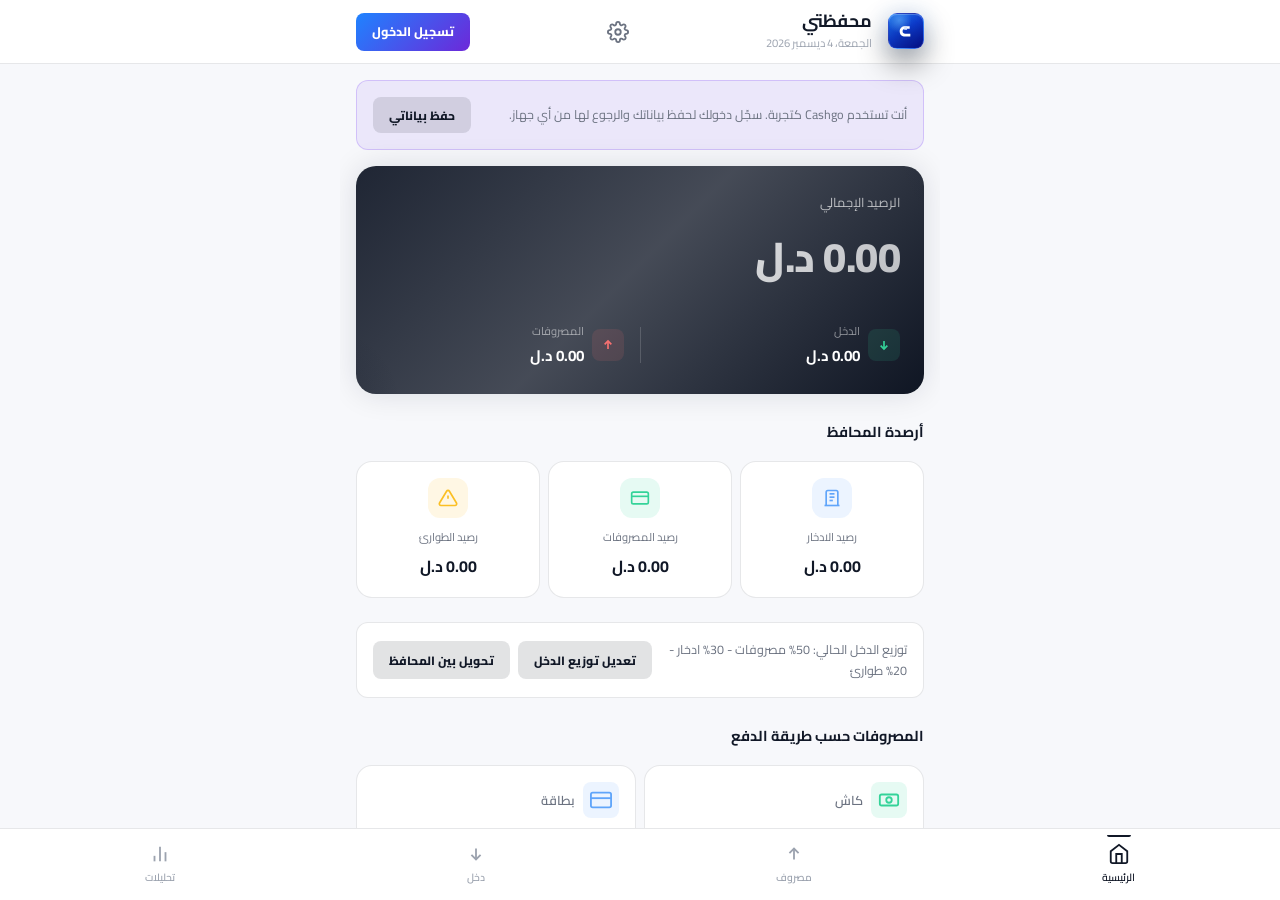
<file: index.html>
<!DOCTYPE html>
<html lang="ar" dir="rtl">
<head>
    <meta charset="UTF-8">
    <meta name="viewport" content="width=device-width, initial-scale=1.0, maximum-scale=1.0, user-scalable=no">
    <title>محفظتي - إدارة المصروفات والدخل</title>
    <meta name="description" content="تطبيق شخصي لإدارة المصروفات والدخل المالي مع تحليلات فورية">
    <link rel="icon" type="image/png" sizes="192x192" href="icon-192.png?v=8">
    <link rel="apple-touch-icon" sizes="180x180" href="apple-touch-icon.png?v=8">
    <link rel="manifest" href="site.webmanifest?v=8">
    <meta name="apple-mobile-web-app-title" content="Cashgo">
    <meta name="apple-mobile-web-app-capable" content="yes">
    <meta name="mobile-web-app-capable" content="yes">
    <meta name="apple-mobile-web-app-status-bar-style" content="black-translucent">
    <meta name="application-name" content="Cashgo">
    <meta name="theme-color" content="#06118f">
    <link rel="preconnect" href="https://fonts.googleapis.com">
    <link rel="preconnect" href="https://fonts.gstatic.com" crossorigin>
    <link href="https://fonts.googleapis.com/css2?family=Cairo:wght@300;400;500;600;700;800;900&display=swap" rel="stylesheet">
    <script src="vendor/supabase.js"></script>
    <script src="vendor/chart.umd.min.js"></script>
    <link rel="stylesheet" href="style.css?v=38">
</head>
<body>
    <!-- Supabase Authentication -->
    <div id="auth-screen" class="auth-screen hidden" aria-label="تسجيل الدخول إلى Cashgo">
        <div class="auth-card">
            <button class="auth-close-btn" id="auth-close-btn" type="button" aria-label="إغلاق تسجيل الدخول">
                <svg width="20" height="20" viewBox="0 0 24 24" fill="none" stroke="currentColor" stroke-width="2.5"><line x1="18" y1="6" x2="6" y2="18"/><line x1="6" y1="6" x2="18" y2="18"/></svg>
            </button>
            <span class="brand-mark brand-mark-large" aria-hidden="true">
                <svg viewBox="0 0 120 120" focusable="false">
                    <path class="cashgo-symbol-main" d="M77 36H54c-16 0-26 10-26 25s10 25 27 25h25V72H55c-8 0-13-5-13-12s5-12 13-12h22V36Z"/>
                    <path class="cashgo-symbol-shade" d="M50 36v17h14V36H50Z"/>
                </svg>
            </span>
            <div class="auth-heading">
                <h1 id="auth-title">Cashgo</h1>
                <p id="auth-subtitle">إدارة مصروفاتك اليومية بسهولة</p>
            </div>
            <form id="auth-form" class="auth-form">
                <label class="auth-field">
                    <span>البريد الإلكتروني</span>
                    <input id="auth-email" type="email" inputmode="email" autocomplete="email" placeholder="name@example.com" required>
                </label>
                <label class="auth-field">
                    <span>كلمة المرور</span>
                    <input id="auth-password" type="password" autocomplete="current-password" minlength="6" placeholder="••••••••" required>
                </label>
                <div id="auth-message" class="auth-message" aria-live="polite"></div>
                <button id="auth-login-btn" class="auth-primary-btn" type="submit">تسجيل الدخول</button>
                <button id="auth-signup-btn" class="auth-secondary-btn" type="button">إنشاء حساب</button>
                <button id="auth-google-btn" class="auth-google-btn" type="button">
                    <span class="google-mark" aria-hidden="true">G</span>
                    <span>تسجيل الدخول باستخدام Google</span>
                </button>
                <button id="auth-continue-demo-btn" class="auth-demo-btn hidden" type="button">متابعة التجربة</button>
            </form>
        </div>
    </div>

    <!-- Splash / Loading -->
    <div id="splash-screen" class="splash-screen">
        <div class="splash-content">
            <div class="splash-icon">
                <span class="brand-mark brand-mark-large" aria-hidden="true">
                    <svg viewBox="0 0 120 120" focusable="false">
                        <path class="cashgo-symbol-main" d="M77 36H54c-16 0-26 10-26 25s10 25 27 25h25V72H55c-8 0-13-5-13-12s5-12 13-12h22V36Z"/>
                        <path class="cashgo-symbol-shade" d="M50 36v17h14V36H50Z"/>
                    </svg>
                </span>
            </div>
            <h1 class="splash-title">Cashgo</h1>
            <p class="splash-subtitle">إدارة ذكية لأموالك</p>
            <div class="splash-loader">
                <div class="splash-loader-bar"></div>
            </div>
        </div>
    </div>

    <!-- Main App -->
    <div id="app" class="app hidden">
        <!-- Header -->
        <header id="app-header" class="app-header">
            <div class="header-content">
                <div class="header-right">
                    <div class="header-logo">
                        <span class="brand-mark brand-mark-small" aria-hidden="true">
                            <svg viewBox="0 0 120 120" focusable="false">
                                <path class="cashgo-symbol-main" d="M77 36H54c-16 0-26 10-26 25s10 25 27 25h25V72H55c-8 0-13-5-13-12s5-12 13-12h22V36Z"/>
                                <path class="cashgo-symbol-shade" d="M50 36v17h14V36H50Z"/>
                            </svg>
                        </span>
                    </div>
                    <div>
                        <h1 class="header-title" id="page-title">محفظتي</h1>
                        <p class="header-date" id="header-date"></p>
                    </div>
                </div>
                <button class="header-settings-btn" id="settings-btn" aria-label="الإعدادات">
                    <svg width="22" height="22" viewBox="0 0 24 24" fill="none" stroke="currentColor" stroke-width="2" stroke-linecap="round" stroke-linejoin="round">
                        <circle cx="12" cy="12" r="3"/>
                        <path d="M19.4 15a1.65 1.65 0 0 0 .33 1.82l.06.06a2 2 0 0 1 0 2.83 2 2 0 0 1-2.83 0l-.06-.06a1.65 1.65 0 0 0-1.82-.33 1.65 1.65 0 0 0-1 1.51V21a2 2 0 0 1-2 2 2 2 0 0 1-2-2v-.09A1.65 1.65 0 0 0 9 19.4a1.65 1.65 0 0 0-1.82.33l-.06.06a2 2 0 0 1-2.83 0 2 2 0 0 1 0-2.83l.06-.06A1.65 1.65 0 0 0 4.68 15a1.65 1.65 0 0 0-1.51-1H3a2 2 0 0 1-2-2 2 2 0 0 1 2-2h.09A1.65 1.65 0 0 0 4.6 9a1.65 1.65 0 0 0-.33-1.82l-.06-.06a2 2 0 0 1 0-2.83 2 2 0 0 1 2.83 0l.06.06A1.65 1.65 0 0 0 9 4.68a1.65 1.65 0 0 0 1-1.51V3a2 2 0 0 1 2-2 2 2 0 0 1 2 2v.09a1.65 1.65 0 0 0 1 1.51 1.65 1.65 0 0 0 1.82-.33l.06-.06a2 2 0 0 1 2.83 0 2 2 0 0 1 0 2.83l-.06.06A1.65 1.65 0 0 0 19.4 9a1.65 1.65 0 0 0 1.51 1H21a2 2 0 0 1 2 2 2 2 0 0 1-2 2h-.09a1.65 1.65 0 0 0-1.51 1z"/>
                    </svg>
                </button>
                <button class="header-login-btn hidden" id="header-login-btn" type="button">تسجيل الدخول</button>
            </div>
        </header>

        <!-- Pages Container -->
        <main class="pages-container" id="pages-container">

            <!-- ==================== HOME PAGE ==================== -->
            <section id="page-home" class="page active">
                <div class="page-scroll">
                    <!-- Advertising Banner -->
                    <div class="banner-slider hidden" id="banner-slider" aria-label="إعلانات">
                        <div class="banner-track" id="banner-track"></div>
                        <div class="banner-dots" id="banner-dots" aria-label="شرائح الإعلان"></div>
                    </div>

                    <div class="demo-notice hidden" id="demo-notice">
                        <p>أنت تستخدم Cashgo كتجربة. سجّل دخولك لحفظ بياناتك والرجوع لها من أي جهاز.</p>
                        <button id="save-demo-data-btn" type="button">حفظ بياناتي</button>
                    </div>

                    <!-- Total Balance Card -->
                    <div class="balance-card" id="balance-card">
                        <div class="balance-card-bg"></div>
                        <div class="balance-card-content">
                            <p class="balance-label">الرصيد الإجمالي</p>
                            <h2 class="balance-amount" id="total-balance">0.00</h2>
                            <div class="balance-row">
                                <div class="balance-item income-item">
                                    <div class="balance-item-icon income-icon">
                                        <svg width="16" height="16" viewBox="0 0 24 24" fill="none" stroke="currentColor" stroke-width="2.5"><polyline points="7 13 12 18 17 13"/><line x1="12" y1="6" x2="12" y2="18"/></svg>
                                    </div>
                                    <div>
                                        <span class="balance-item-label">الدخل</span>
                                        <span class="balance-item-value" id="total-income">0.00</span>
                                    </div>
                                </div>
                                <div class="balance-divider"></div>
                                <div class="balance-item expense-item">
                                    <div class="balance-item-icon expense-icon">
                                        <svg width="16" height="16" viewBox="0 0 24 24" fill="none" stroke="currentColor" stroke-width="2.5"><polyline points="17 11 12 6 7 11"/><line x1="12" y1="18" x2="12" y2="6"/></svg>
                                    </div>
                                    <div>
                                        <span class="balance-item-label">المصروفات</span>
                                        <span class="balance-item-value" id="total-expenses">0.00</span>
                                    </div>
                                </div>
                            </div>
                        </div>
                    </div>

                    <!-- Wallet Balance Cards -->
                    <div class="section-title">
                        <h3>أرصدة المحافظ</h3>
                    </div>
                    <div class="split-cards">
                        <div class="split-card savings-card">
                            <div class="split-card-icon">
                                <svg width="20" height="20" viewBox="0 0 24 24" fill="none" stroke="currentColor" stroke-width="2"><path d="M19 21V5a2 2 0 0 0-2-2H7a2 2 0 0 0-2 2v16"/><path d="M3 21h18"/><path d="M9 7h6"/><path d="M9 11h6"/><path d="M9 15h4"/></svg>
                            </div>
                            <span class="split-card-label">رصيد الادخار</span>
                            <span class="split-card-value" id="savings-amount">0.00</span>
                        </div>
                        <div class="split-card expenses-split-card">
                            <div class="split-card-icon">
                                <svg width="20" height="20" viewBox="0 0 24 24" fill="none" stroke="currentColor" stroke-width="2"><rect x="2" y="5" width="20" height="14" rx="2"/><line x1="2" y1="10" x2="22" y2="10"/></svg>
                            </div>
                            <span class="split-card-label">رصيد المصروفات</span>
                            <span class="split-card-value" id="expenses-split-amount">0.00</span>
                        </div>
                        <div class="split-card emergency-card">
                            <div class="split-card-icon">
                                <svg width="20" height="20" viewBox="0 0 24 24" fill="none" stroke="currentColor" stroke-width="2"><path d="M10.29 3.86L1.82 18a2 2 0 0 0 1.71 3h16.94a2 2 0 0 0 1.71-3L13.71 3.86a2 2 0 0 0-3.42 0z"/><line x1="12" y1="9" x2="12" y2="13"/><line x1="12" y1="17" x2="12.01" y2="17"/></svg>
                            </div>
                            <span class="split-card-label">رصيد الطوارئ</span>
                            <span class="split-card-value" id="emergency-amount">0.00</span>
                        </div>
                    </div>
                    <div class="distribution-summary-card">
                        <p id="distribution-summary">توزيع الدخل الحالي: 50% مصروفات - 30% ادخار - 20% طوارئ</p>
                        <div class="wallet-action-buttons">
                            <button id="edit-distribution-btn" type="button">تعديل توزيع الدخل</button>
                            <button id="open-transfer-btn" type="button">تحويل بين المحافظ</button>
                        </div>
                    </div>

                    <!-- Payment Method Totals -->
                    <div class="section-title">
                        <h3>المصروفات حسب طريقة الدفع</h3>
                    </div>
                    <div class="payment-method-cards">
                        <div class="payment-card cash-payment-card">
                            <div class="payment-card-header">
                                <div class="payment-card-icon cash-icon-bg">
                                    <svg width="22" height="22" viewBox="0 0 24 24" fill="none" stroke="currentColor" stroke-width="2"><rect x="2" y="6" width="20" height="12" rx="2"/><circle cx="12" cy="12" r="3"/><path d="M6 12h.01M18 12h.01"/></svg>
                                </div>
                                <span class="payment-card-label">كاش</span>
                            </div>
                            <span class="payment-card-value" id="cash-total">0.00</span>
                        </div>
                        <div class="payment-card card-payment-card">
                            <div class="payment-card-header">
                                <div class="payment-card-icon card-icon-bg">
                                    <svg width="22" height="22" viewBox="0 0 24 24" fill="none" stroke="currentColor" stroke-width="2"><rect x="1" y="4" width="22" height="16" rx="2" ry="2"/><line x1="1" y1="10" x2="23" y2="10"/></svg>
                                </div>
                                <span class="payment-card-label">بطاقة</span>
                            </div>
                            <span class="payment-card-value" id="card-total">0.00</span>
                        </div>
                    </div>

                    <!-- Recent Transactions -->
                    <div class="section-title">
                        <h3>آخر المعاملات</h3>
                        <button class="see-all-btn" id="see-all-transactions">عرض الكل</button>
                    </div>
                    <div class="transactions-list" id="recent-transactions">
                        <div class="empty-state" id="empty-home">
                            <svg width="64" height="64" viewBox="0 0 24 24" fill="none" stroke="currentColor" stroke-width="1" opacity="0.3">
                                <path d="M14 2H6a2 2 0 0 0-2 2v16a2 2 0 0 0 2 2h12a2 2 0 0 0 2-2V8z"/><polyline points="14 2 14 8 20 8"/><line x1="16" y1="13" x2="8" y2="13"/><line x1="16" y1="17" x2="8" y2="17"/><polyline points="10 9 9 9 8 9"/>
                            </svg>
                            <p>لا توجد معاملات بعد</p>
                            <span>ابدأ بإضافة دخل أو مصروف</span>
                        </div>
                    </div>
                </div>
            </section>

            <!-- ==================== ADD EXPENSE PAGE ==================== -->
            <section id="page-expense" class="page">
                <div class="page-scroll">
                    <div class="form-card">
                        <div class="form-header">
                            <div class="form-header-icon expense-form-icon">
                                <svg width="28" height="28" viewBox="0 0 24 24" fill="none" stroke="currentColor" stroke-width="2"><polyline points="17 11 12 6 7 11"/><line x1="12" y1="18" x2="12" y2="6"/></svg>
                            </div>
                            <h2>إضافة مصروف</h2>
                            <p>سجل مصروفاتك بسهولة وسرعة</p>
                        </div>

                        <!-- Amount Input -->
                        <div class="form-group">
                            <label class="form-label" for="expense-amount">المبلغ</label>
                            <div class="amount-input-wrapper">
                                <input type="number" id="expense-amount" class="amount-input" placeholder="0.00" inputmode="decimal" step="0.01" min="0">
                                <span class="currency-badge">د.ل</span>
                            </div>
                        </div>

                        <!-- Description -->
                        <div class="form-group">
                            <label class="form-label" for="expense-desc">الوصف (اختياري)</label>
                            <input type="text" id="expense-desc" class="text-input" placeholder="مثال: غداء، بنزين...">
                        </div>

                        <!-- Category Labels -->
                        <div class="form-group">
                            <label class="form-label">نوع المصروف</label>
                            <div class="label-grid" id="category-labels">
                                <button class="label-btn active" data-category="food">
                                    <span class="label-emoji">🍽️</span>
                                    <span>غذائية</span>
                                </button>
                                <button class="label-btn" data-category="smoking">
                                    <span class="label-emoji">🚬</span>
                                    <span>دخان</span>
                                </button>
                                <button class="label-btn" data-category="entertainment">
                                    <span class="label-emoji">🎮</span>
                                    <span>ترفيه</span>
                                </button>
                                <button class="label-btn" data-category="personal">
                                    <span class="label-emoji">💆</span>
                                    <span>عناية شخصية</span>
                                </button>
                                <button class="label-btn" data-category="family">
                                    <span class="label-emoji">👨‍👩‍👧‍👦</span>
                                    <span>التزامات اسرية</span>
                                </button>
                            </div>
                        </div>

                        <!-- Payment Method -->
                        <div class="form-group">
                            <label class="form-label">طريقة الدفع</label>
                            <div class="payment-toggle" id="payment-toggle">
                                <button class="payment-btn active" data-method="cash">
                                    <svg width="18" height="18" viewBox="0 0 24 24" fill="none" stroke="currentColor" stroke-width="2"><rect x="2" y="6" width="20" height="12" rx="2"/><circle cx="12" cy="12" r="3"/></svg>
                                    <span>كاش</span>
                                </button>
                                <button class="payment-btn" data-method="card">
                                    <svg width="18" height="18" viewBox="0 0 24 24" fill="none" stroke="currentColor" stroke-width="2"><rect x="1" y="4" width="22" height="16" rx="2"/><line x1="1" y1="10" x2="23" y2="10"/></svg>
                                    <span>بطاقة</span>
                                </button>
                            </div>
                        </div>

                        <!-- Source Wallet -->
                        <div class="form-group">
                            <label class="form-label">مصدر المصروف</label>
                            <div class="wallet-toggle" id="source-wallet-toggle">
                                <button class="wallet-btn active" type="button" data-wallet="expenses">المصروفات</button>
                                <button class="wallet-btn" type="button" data-wallet="savings">الادخار</button>
                                <button class="wallet-btn" type="button" data-wallet="emergency">الطوارئ</button>
                            </div>
                        </div>

                        <!-- Split Expense -->
                        <div class="form-group">
                            <label class="split-expense-toggle">
                                <input id="split-expense-checkbox" type="checkbox">
                                <span>تقسيم المصروف على أكثر من محفظة</span>
                            </label>
                            <div class="split-expense-panel hidden" id="split-expense-panel">
                                <label class="split-wallet-field">
                                    <span>المصروفات</span>
                                    <input id="split-expenses-amount" type="number" inputmode="decimal" step="0.01" min="0" placeholder="0.00">
                                </label>
                                <label class="split-wallet-field">
                                    <span>الادخار</span>
                                    <input id="split-savings-amount" type="number" inputmode="decimal" step="0.01" min="0" placeholder="0.00">
                                </label>
                                <label class="split-wallet-field">
                                    <span>الطوارئ</span>
                                    <input id="split-emergency-amount" type="number" inputmode="decimal" step="0.01" min="0" placeholder="0.00">
                                </label>
                                <div id="split-expense-error" class="distribution-error" aria-live="polite"></div>
                            </div>
                        </div>

                        <!-- Date -->
                        <div class="form-group">
                            <label class="form-label" for="expense-date">التاريخ</label>
                            <input type="date" id="expense-date" class="text-input date-input">
                        </div>

                        <!-- Submit -->
                        <button class="submit-btn expense-submit" id="add-expense-btn">
                            <svg width="20" height="20" viewBox="0 0 24 24" fill="none" stroke="currentColor" stroke-width="2.5"><line x1="12" y1="5" x2="12" y2="19"/><line x1="5" y1="12" x2="19" y2="12"/></svg>
                            <span>إضافة المصروف</span>
                        </button>
                    </div>
                </div>
            </section>

            <!-- ==================== ADD INCOME PAGE ==================== -->
            <section id="page-income" class="page">
                <div class="page-scroll">
                    <div class="form-card">
                        <div class="form-header">
                            <div class="form-header-icon income-form-icon">
                                <svg width="28" height="28" viewBox="0 0 24 24" fill="none" stroke="currentColor" stroke-width="2"><polyline points="7 13 12 18 17 13"/><line x1="12" y1="6" x2="12" y2="18"/></svg>
                            </div>
                            <h2>إضافة دخل</h2>
                            <p>سجل دخلك وحدد نسب التوزيع</p>
                        </div>

                        <!-- Amount Input -->
                        <div class="form-group">
                            <label class="form-label" for="income-amount">المبلغ الإجمالي</label>
                            <div class="amount-input-wrapper">
                                <input type="number" id="income-amount" class="amount-input" placeholder="0.00" inputmode="decimal" step="0.01" min="0">
                                <span class="currency-badge">د.ل</span>
                            </div>
                        </div>

                        <!-- Description -->
                        <div class="form-group">
                            <label class="form-label" for="income-desc">المصدر (اختياري)</label>
                            <input type="text" id="income-desc" class="text-input" placeholder="مثال: راتب، عمل حر...">
                        </div>

                        <div class="auto-split-note" id="income-split-note">
                            يتم توزيع الدخل تلقائياً حسب النسب الحالية.
                        </div>

                        <!-- Date -->
                        <div class="form-group">
                            <label class="form-label" for="income-date">التاريخ</label>
                            <input type="date" id="income-date" class="text-input date-input">
                        </div>

                        <!-- Submit -->
                        <button class="submit-btn income-submit" id="add-income-btn">
                            <svg width="20" height="20" viewBox="0 0 24 24" fill="none" stroke="currentColor" stroke-width="2.5"><line x1="12" y1="5" x2="12" y2="19"/><line x1="5" y1="12" x2="19" y2="12"/></svg>
                            <span>إضافة الدخل</span>
                        </button>
                    </div>
                </div>
            </section>

            <!-- ==================== ANALYTICS PAGE ==================== -->
            <section id="page-analytics" class="page">
                <div class="page-scroll">
                    <!-- Month Selector -->
                    <div class="analytics-mode-toggle" aria-label="نطاق التحليل">
                        <button class="analytics-mode-btn active" id="analytics-all-btn" type="button">كل البيانات</button>
                        <button class="analytics-mode-btn" id="analytics-month-btn" type="button">شهر محدد</button>
                    </div>
                    <div class="month-selector">
                        <button class="month-nav-btn" id="prev-month">
                            <svg width="20" height="20" viewBox="0 0 24 24" fill="none" stroke="currentColor" stroke-width="2.5"><polyline points="9 18 15 12 9 6"/></svg>
                        </button>
                        <span class="month-label" id="analytics-month">يونيو 2026</span>
                        <button class="month-nav-btn" id="next-month">
                            <svg width="20" height="20" viewBox="0 0 24 24" fill="none" stroke="currentColor" stroke-width="2.5"><polyline points="15 18 9 12 15 6"/></svg>
                        </button>
                    </div>

                    <!-- Summary Cards -->
                    <div class="analytics-summary">
                        <div class="analytics-card a-income-card">
                            <span class="analytics-card-label">إجمالي الدخل</span>
                            <span class="analytics-card-value" id="a-total-income">0.00</span>
                        </div>
                        <div class="analytics-card a-expense-card">
                            <span class="analytics-card-label">إجمالي المصروفات</span>
                            <span class="analytics-card-value" id="a-total-expenses">0.00</span>
                        </div>
                        <div class="analytics-card a-balance-card">
                            <span class="analytics-card-label">الرصيد</span>
                            <span class="analytics-card-value" id="a-balance">0.00</span>
                        </div>
                    </div>

                    <div class="analytics-log-panel">
                        <div class="section-title">
                            <h3>سجل العمليات</h3>
                            <button class="section-action-btn" id="export-records-btn" type="button">تصدير</button>
                        </div>
                        <div class="record-filter-tabs" id="record-filter-tabs">
                            <button class="record-filter-btn active" type="button" data-filter="month">هذا الشهر</button>
                            <button class="record-filter-btn" type="button" data-filter="today">اليوم</button>
                            <button class="record-filter-btn" type="button" data-filter="lastMonth">الشهر الماضي</button>
                            <button class="record-filter-btn" type="button" data-filter="custom">فترة مخصصة</button>
                        </div>
                        <div class="record-type-tabs" id="record-type-tabs">
                            <button class="record-type-btn active" type="button" data-type="all">الكل</button>
                            <button class="record-type-btn" type="button" data-type="income">الدخل</button>
                            <button class="record-type-btn" type="button" data-type="expense">المصروفات</button>
                            <button class="record-type-btn" type="button" data-type="transfer">التحويلات</button>
                        </div>
                        <div class="custom-filter-row hidden" id="custom-filter-row">
                            <input id="filter-from-date" class="text-input date-input" type="date">
                            <input id="filter-to-date" class="text-input date-input" type="date">
                        </div>
                        <div class="monthly-summary">
                            <div>
                                <span>دخل الفترة</span>
                                <strong id="period-income">0.00</strong>
                            </div>
                            <div>
                                <span>مصروف الفترة</span>
                                <strong id="period-expenses">0.00</strong>
                            </div>
                            <div>
                                <span>صافي المتبقي</span>
                                <strong id="period-net">0.00</strong>
                            </div>
                            <div>
                                <span>أكثر تصنيف</span>
                                <strong id="top-category">لا يوجد</strong>
                            </div>
                            <div>
                                <span>عدد العمليات</span>
                                <strong id="period-count">0</strong>
                            </div>
                        </div>
                        <div class="transactions-list analytics-records-list" id="analytics-records-list"></div>
                    </div>

                    <!-- Expense by Category Chart -->
                    <div class="chart-card">
                        <h3 class="chart-title">المصروفات حسب النوع</h3>
                        <div class="chart-container">
                            <canvas id="category-chart"></canvas>
                        </div>
                        <div class="chart-legend" id="category-legend"></div>
                    </div>

                    <!-- Payment Method Chart -->
                    <div class="chart-card">
                        <h3 class="chart-title">كاش مقابل بطاقة</h3>
                        <div class="chart-container chart-container-small">
                            <canvas id="payment-chart"></canvas>
                        </div>
                        <div class="payment-comparison">
                            <div class="comparison-item">
                                <span class="comparison-dot cash-dot"></span>
                                <span class="comparison-label">كاش</span>
                                <span class="comparison-value" id="a-cash-total">0.00</span>
                            </div>
                            <div class="comparison-item">
                                <span class="comparison-dot card-dot"></span>
                                <span class="comparison-label">بطاقة</span>
                                <span class="comparison-value" id="a-card-total">0.00</span>
                            </div>
                        </div>
                    </div>

                    <!-- Income Distribution Chart -->
                    <div class="chart-card">
                        <h3 class="chart-title">توزيع الدخل</h3>
                        <div class="chart-container chart-container-small">
                            <canvas id="income-chart"></canvas>
                        </div>
                        <div class="income-dist-legend">
                            <div class="dist-item">
                                <span class="dist-dot savings-bg"></span>
                                <span>ادخار</span>
                                <span class="dist-value" id="a-savings">0.00</span>
                            </div>
                            <div class="dist-item">
                                <span class="dist-dot expenses-bg"></span>
                                <span>مصروفات</span>
                                <span class="dist-value" id="a-expenses-split">0.00</span>
                            </div>
                            <div class="dist-item">
                                <span class="dist-dot emergency-bg"></span>
                                <span>طوارئ</span>
                                <span class="dist-value" id="a-emergency">0.00</span>
                            </div>
                        </div>
                    </div>

                    <!-- Daily Spending Chart -->
                    <div class="chart-card">
                        <h3 class="chart-title" id="spending-chart-title">الإنفاق حسب الشهر</h3>
                        <div class="chart-container chart-container-bar">
                            <canvas id="daily-chart"></canvas>
                        </div>
                    </div>
                </div>
            </section>
        </main>

        <!-- Bottom Navigation -->
        <nav class="bottom-nav" id="bottom-nav">
            <button class="nav-btn active" data-page="home" id="nav-home">
                <svg width="22" height="22" viewBox="0 0 24 24" fill="none" stroke="currentColor" stroke-width="2"><path d="M3 9l9-7 9 7v11a2 2 0 0 1-2 2H5a2 2 0 0 1-2-2z"/><polyline points="9 22 9 12 15 12 15 22"/></svg>
                <span>الرئيسية</span>
            </button>
            <button class="nav-btn" data-page="expense" id="nav-expense">
                <svg width="22" height="22" viewBox="0 0 24 24" fill="none" stroke="currentColor" stroke-width="2"><polyline points="17 11 12 6 7 11"/><line x1="12" y1="18" x2="12" y2="6"/></svg>
                <span>مصروف</span>
            </button>
            <button class="nav-btn" data-page="income" id="nav-income">
                <svg width="22" height="22" viewBox="0 0 24 24" fill="none" stroke="currentColor" stroke-width="2"><polyline points="7 13 12 18 17 13"/><line x1="12" y1="6" x2="12" y2="18"/></svg>
                <span>دخل</span>
            </button>
            <button class="nav-btn" data-page="analytics" id="nav-analytics">
                <svg width="22" height="22" viewBox="0 0 24 24" fill="none" stroke="currentColor" stroke-width="2"><line x1="18" y1="20" x2="18" y2="10"/><line x1="12" y1="20" x2="12" y2="4"/><line x1="6" y1="20" x2="6" y2="14"/></svg>
                <span>تحليلات</span>
            </button>
        </nav>

        <!-- Settings Modal -->
        <div class="modal-overlay" id="settings-modal">
            <div class="modal-card">
                <div class="modal-header">
                    <h3>الإعدادات</h3>
                    <button class="modal-close" id="close-settings">
                        <svg width="20" height="20" viewBox="0 0 24 24" fill="none" stroke="currentColor" stroke-width="2.5"><line x1="18" y1="6" x2="6" y2="18"/><line x1="6" y1="6" x2="18" y2="18"/></svg>
                    </button>
                </div>
                <div class="modal-body">
                    <section class="settings-section">
                        <h4>الحساب</h4>
                        <div class="setting-account" id="account-panel">
                            <div>
                                <span class="account-label">الحساب</span>
                                <strong id="account-email">غير مسجل</strong>
                            </div>
                            <button class="logout-btn" id="logout-btn" type="button">تسجيل الخروج</button>
                        </div>
                    </section>

                    <section class="settings-section">
                        <h4>الملفات الشخصية</h4>
                        <div class="profile-active-summary" id="active-profile-summary">
                            <span class="profile-avatar avatar_1" id="active-profile-avatar">م</span>
                            <div>
                                <span class="account-label">الملف الحالي</span>
                                <strong id="active-profile-name">الرئيسي</strong>
                            </div>
                        </div>
                        <div class="profiles-grid" id="account-profiles-list"></div>
                        <p class="profile-hint hidden" id="profiles-message"></p>
                        <button class="setting-admin-btn profile-add-btn" id="add-profile-btn" type="button">+ إضافة ملف شخصي</button>
                    </section>

                    <section class="settings-section">
                        <h4>توزيع الدخل</h4>
                        <div class="setting-item">
                            <span>العملة</span>
                            <select id="currency-select" class="setting-select">
                                <option value="د.ل">دينار ليبي (د.ل)</option>
                                <option value="ر.س">ريال سعودي (ر.س)</option>
                                <option value="د.إ">درهم إماراتي (د.إ)</option>
                                <option value="$">دولار ($)</option>
                                <option value="€">يورو (€)</option>
                            </select>
                        </div>
                    </section>

                    <section class="settings-section">
                        <h4>اللغة</h4>
                        <div class="language-toggle" id="language-toggle" aria-label="اختيار اللغة">
                            <button class="language-btn active" type="button" data-language="ar">العربية</button>
                            <button class="language-btn" type="button" data-language="en">English</button>
                        </div>
                    </section>

                    <section class="settings-section">
                        <h4>المظهر والثيمات</h4>
                        <div class="appearance-toggle" id="appearance-mode-toggle">
                            <button class="appearance-mode-btn active" type="button" data-theme-mode="light">الوضع الفاتح</button>
                            <button class="appearance-mode-btn" type="button" data-theme-mode="dark">الوضع الداكن</button>
                        </div>
                        <div class="theme-grid" id="color-theme-grid">
                            <button class="theme-card active" type="button" data-color-theme="classic">
                                <span>الكلاسيكي</span>
                                <span class="theme-swatches"><i style="background:#111827"></i><i style="background:#ffffff"></i><i style="background:#6b7280"></i></span>
                            </button>
                            <button class="theme-card" type="button" data-color-theme="blue">
                                <span>الأزرق</span>
                                <span class="theme-swatches"><i style="background:#2563eb"></i><i style="background:#dbeafe"></i><i style="background:#60a5fa"></i></span>
                            </button>
                            <button class="theme-card" type="button" data-color-theme="green">
                                <span>الأخضر</span>
                                <span class="theme-swatches"><i style="background:#059669"></i><i style="background:#dcfce7"></i><i style="background:#34d399"></i></span>
                            </button>
                            <button class="theme-card" type="button" data-color-theme="orange">
                                <span>البرتقالي</span>
                                <span class="theme-swatches"><i style="background:#f97316"></i><i style="background:#ffedd5"></i><i style="background:#fbbf24"></i></span>
                            </button>
                        </div>
                    </section>

                    <section class="settings-section hidden" id="banner-settings-section">
                        <h4>الإعلانات / البنرات</h4>
                        <div class="setting-item">
                            <span>إعلانات الصفحة الرئيسية</span>
                            <button class="setting-admin-btn hidden" id="open-banner-admin-btn" type="button">إدارة البنرات</button>
                        </div>
                    </section>

                    <section class="settings-section">
                        <h4>تسجيل الخروج</h4>
                        <div class="setting-item danger-setting">
                            <span>حذف جميع البيانات</span>
                            <button class="danger-btn" id="clear-data-btn">مسح الكل</button>
                        </div>
                    </section>
                </div>
            </div>
        </div>

        <!-- Add Profile Modal -->
        <div class="modal-overlay" id="profile-modal">
            <div class="modal-card">
                <div class="modal-header">
                    <h3>إضافة ملف شخصي</h3>
                    <button class="modal-close" id="close-profile-modal" type="button">
                        <svg width="20" height="20" viewBox="0 0 24 24" fill="none" stroke="currentColor" stroke-width="2.5"><line x1="18" y1="6" x2="6" y2="18"/><line x1="6" y1="6" x2="18" y2="18"/></svg>
                    </button>
                </div>
                <div class="modal-body">
                    <div class="avatar-picker" id="profile-avatar-picker" aria-label="اختيار صورة الملف">
                        <button class="avatar-choice active avatar_1" type="button" data-avatar-key="avatar_1">م</button>
                        <button class="avatar-choice avatar_2" type="button" data-avatar-key="avatar_2">ب</button>
                        <button class="avatar-choice avatar_3" type="button" data-avatar-key="avatar_3">ع</button>
                        <button class="avatar-choice avatar_4" type="button" data-avatar-key="avatar_4">د</button>
                        <button class="avatar-choice avatar_5" type="button" data-avatar-key="avatar_5">س</button>
                        <button class="avatar-choice avatar_6" type="button" data-avatar-key="avatar_6">ن</button>
                    </div>
                    <label class="form-group">
                        <span>اسم الملف</span>
                        <input id="profile-name-input" type="text" maxlength="30" placeholder="مثال: البيت">
                    </label>
                    <p class="form-error" id="profile-error"></p>
                    <div class="modal-actions">
                        <button class="secondary-action" id="cancel-profile-btn" type="button">إلغاء</button>
                        <button class="primary-action" id="create-profile-btn" type="button">إنشاء الملف</button>
                    </div>
                </div>
            </div>
        </div>

        <!-- Banner Admin Modal -->
        <div class="modal-overlay" id="banner-admin-modal">
            <div class="modal-card">
                <div class="modal-header">
                    <h3>إدارة البنرات</h3>
                    <button class="modal-close" id="close-banner-admin" type="button">
                        <svg width="20" height="20" viewBox="0 0 24 24" fill="none" stroke="currentColor" stroke-width="2.5"><line x1="18" y1="6" x2="6" y2="18"/><line x1="6" y1="6" x2="18" y2="18"/></svg>
                    </button>
                </div>
                <div class="modal-body">
                    <div class="banner-admin-form">
                        <input id="banner-title-input" class="setting-input" type="text" placeholder="عنوان البنر">
                        <input id="banner-image-input" class="setting-input" type="url" placeholder="رابط الصورة">
                        <input id="banner-target-input" class="setting-input" type="url" placeholder="رابط عند الضغط">
                        <div class="banner-admin-grid">
                            <label>
                                <span>الترتيب</span>
                                <input id="banner-order-input" type="number" inputmode="numeric" min="1" value="1">
                            </label>
                            <label class="banner-active-row">
                                <span>نشط</span>
                                <input id="banner-active-input" type="checkbox" checked>
                            </label>
                        </div>
                        <div class="banner-admin-grid">
                            <label>
                                <span>يبدأ</span>
                                <input id="banner-start-input" type="datetime-local">
                            </label>
                            <label>
                                <span>ينتهي</span>
                                <input id="banner-end-input" type="datetime-local">
                            </label>
                        </div>
                        <div id="banner-admin-message" class="distribution-error" aria-live="polite"></div>
                        <div class="modal-actions">
                            <button class="modal-btn cancel-btn" id="reset-banner-form-btn" type="button">تفريغ</button>
                            <button class="modal-btn save-distribution-btn" id="save-banner-btn" type="button">حفظ البنر</button>
                        </div>
                    </div>
                    <div class="banner-admin-list" id="banner-admin-list"></div>
                </div>
            </div>
        </div>

        <!-- Income Distribution Modal -->
        <div class="modal-overlay" id="distribution-modal">
            <div class="modal-card modal-card-small">
                <div class="modal-header">
                    <h3>تعديل توزيع الدخل</h3>
                    <button class="modal-close" id="close-distribution" type="button">
                        <svg width="20" height="20" viewBox="0 0 24 24" fill="none" stroke="currentColor" stroke-width="2.5"><line x1="18" y1="6" x2="6" y2="18"/><line x1="6" y1="6" x2="18" y2="18"/></svg>
                    </button>
                </div>
                <div class="modal-body">
                    <div class="distribution-form">
                        <label class="distribution-field">
                            <span>المصروفات %</span>
                            <input id="distribution-expenses" type="number" inputmode="numeric" min="0" max="100" step="1">
                        </label>
                        <label class="distribution-field">
                            <span>الادخار %</span>
                            <input id="distribution-savings" type="number" inputmode="numeric" min="0" max="100" step="1">
                        </label>
                        <label class="distribution-field">
                            <span>الطوارئ %</span>
                            <input id="distribution-emergency" type="number" inputmode="numeric" min="0" max="100" step="1">
                        </label>
                        <div id="distribution-error" class="distribution-error" aria-live="polite"></div>
                        <div class="modal-actions">
                            <button class="modal-btn cancel-btn" id="cancel-distribution" type="button">إلغاء</button>
                            <button class="modal-btn save-distribution-btn" id="save-distribution-btn" type="button">حفظ</button>
                        </div>
                    </div>
                </div>
            </div>
        </div>

        <!-- Wallet Transfer Modal -->
        <div class="modal-overlay" id="transfer-modal">
            <div class="modal-card modal-card-small">
                <div class="modal-header">
                    <h3>تحويل بين المحافظ</h3>
                    <button class="modal-close" id="close-transfer" type="button">
                        <svg width="20" height="20" viewBox="0 0 24 24" fill="none" stroke="currentColor" stroke-width="2.5"><line x1="18" y1="6" x2="6" y2="18"/><line x1="6" y1="6" x2="18" y2="18"/></svg>
                    </button>
                </div>
                <div class="modal-body">
                    <div class="distribution-form">
                        <label class="distribution-field">
                            <span>من محفظة</span>
                            <select id="transfer-from-wallet" class="setting-select">
                                <option value="expenses">المصروفات</option>
                                <option value="savings">الادخار</option>
                                <option value="emergency">الطوارئ</option>
                            </select>
                        </label>
                        <label class="distribution-field">
                            <span>إلى محفظة</span>
                            <select id="transfer-to-wallet" class="setting-select">
                                <option value="savings">الادخار</option>
                                <option value="expenses">المصروفات</option>
                                <option value="emergency">الطوارئ</option>
                            </select>
                        </label>
                        <label class="distribution-field">
                            <span>المبلغ</span>
                            <input id="transfer-amount" type="number" inputmode="decimal" min="0" step="0.01" placeholder="0.00">
                        </label>
                        <label class="distribution-field distribution-field-stack">
                            <span>ملاحظة</span>
                            <input id="transfer-note" type="text" placeholder="اختياري">
                        </label>
                        <label class="distribution-field">
                            <span>التاريخ</span>
                            <input id="transfer-date" type="date">
                        </label>
                        <div id="transfer-error" class="distribution-error" aria-live="polite"></div>
                        <div class="modal-actions">
                            <button class="modal-btn cancel-btn" id="cancel-transfer" type="button">إلغاء</button>
                            <button class="modal-btn save-distribution-btn" id="save-transfer-btn" type="button">حفظ التحويل</button>
                        </div>
                    </div>
                </div>
            </div>
        </div>

        <!-- Delete Confirmation Modal -->
        <div class="modal-overlay" id="delete-modal">
            <div class="modal-card modal-card-small">
                <div class="modal-header">
                    <h3>تأكيد الحذف</h3>
                </div>
                <div class="modal-body">
                    <p class="delete-confirm-text">هل أنت متأكد من حذف هذه المعاملة؟</p>
                    <div class="modal-actions">
                        <button class="modal-btn cancel-btn" id="cancel-delete">إلغاء</button>
                        <button class="modal-btn confirm-delete-btn" id="confirm-delete">حذف</button>
                    </div>
                </div>
            </div>
        </div>

        <!-- Record Details Modal -->
        <div class="modal-overlay" id="record-detail-modal">
            <div class="modal-card modal-card-small">
                <div class="modal-header">
                    <h3 id="record-detail-title">تفاصيل العملية</h3>
                    <button class="modal-close" id="close-record-detail" type="button">
                        <svg width="20" height="20" viewBox="0 0 24 24" fill="none" stroke="currentColor" stroke-width="2.5"><line x1="18" y1="6" x2="6" y2="18"/><line x1="6" y1="6" x2="18" y2="18"/></svg>
                    </button>
                </div>
                <div class="modal-body">
                    <div class="record-detail-body" id="record-detail-body"></div>
                    <div class="modal-actions">
                        <button class="modal-btn cancel-btn" id="detail-edit-btn" type="button">تعديل</button>
                        <button class="modal-btn confirm-delete-btn" id="detail-delete-btn" type="button">حذف</button>
                    </div>
                </div>
            </div>
        </div>

        <!-- Edit Record Modal -->
        <div class="modal-overlay" id="edit-record-modal">
            <div class="modal-card modal-card-small">
                <div class="modal-header">
                    <h3 id="edit-record-title">تعديل العملية</h3>
                    <button class="modal-close" id="close-edit-record" type="button">
                        <svg width="20" height="20" viewBox="0 0 24 24" fill="none" stroke="currentColor" stroke-width="2.5"><line x1="18" y1="6" x2="6" y2="18"/><line x1="6" y1="6" x2="18" y2="18"/></svg>
                    </button>
                </div>
                <div class="modal-body">
                    <div class="distribution-form">
                        <label class="distribution-field">
                            <span>المبلغ</span>
                            <input id="edit-record-amount" type="number" inputmode="decimal" min="0" step="0.01">
                        </label>
                        <label class="distribution-field distribution-field-stack">
                            <span>الوصف / الملاحظة</span>
                            <input id="edit-record-note" type="text">
                        </label>
                        <label class="distribution-field">
                            <span>التاريخ</span>
                            <input id="edit-record-date" type="date">
                        </label>
                        <div id="edit-split-fields" class="split-expense-panel hidden">
                            <label class="split-wallet-field">
                                <span>المصروفات</span>
                                <input id="edit-split-expenses" type="number" inputmode="decimal" step="0.01" min="0">
                            </label>
                            <label class="split-wallet-field">
                                <span>الادخار</span>
                                <input id="edit-split-savings" type="number" inputmode="decimal" step="0.01" min="0">
                            </label>
                            <label class="split-wallet-field">
                                <span>الطوارئ</span>
                                <input id="edit-split-emergency" type="number" inputmode="decimal" step="0.01" min="0">
                            </label>
                        </div>
                        <div id="edit-record-error" class="distribution-error" aria-live="polite"></div>
                        <div class="modal-actions">
                            <button class="modal-btn cancel-btn" id="cancel-edit-record" type="button">إلغاء</button>
                            <button class="modal-btn save-distribution-btn" id="save-edit-record" type="button">حفظ التعديل</button>
                        </div>
                    </div>
                </div>
            </div>
        </div>

    </div>

    <!-- Toast Notification -->
    <div class="toast" id="toast" hidden aria-hidden="true">
        <div class="toast-content">
            <svg class="toast-icon" width="20" height="20" viewBox="0 0 24 24" fill="none" stroke="currentColor" stroke-width="2.5"><polyline points="20 6 9 17 4 12"/></svg>
            <span class="toast-message" id="toast-message">تمت الإضافة بنجاح</span>
        </div>
    </div>

    <script src="app.js?v=38"></script>
</body>
</html>
</file>
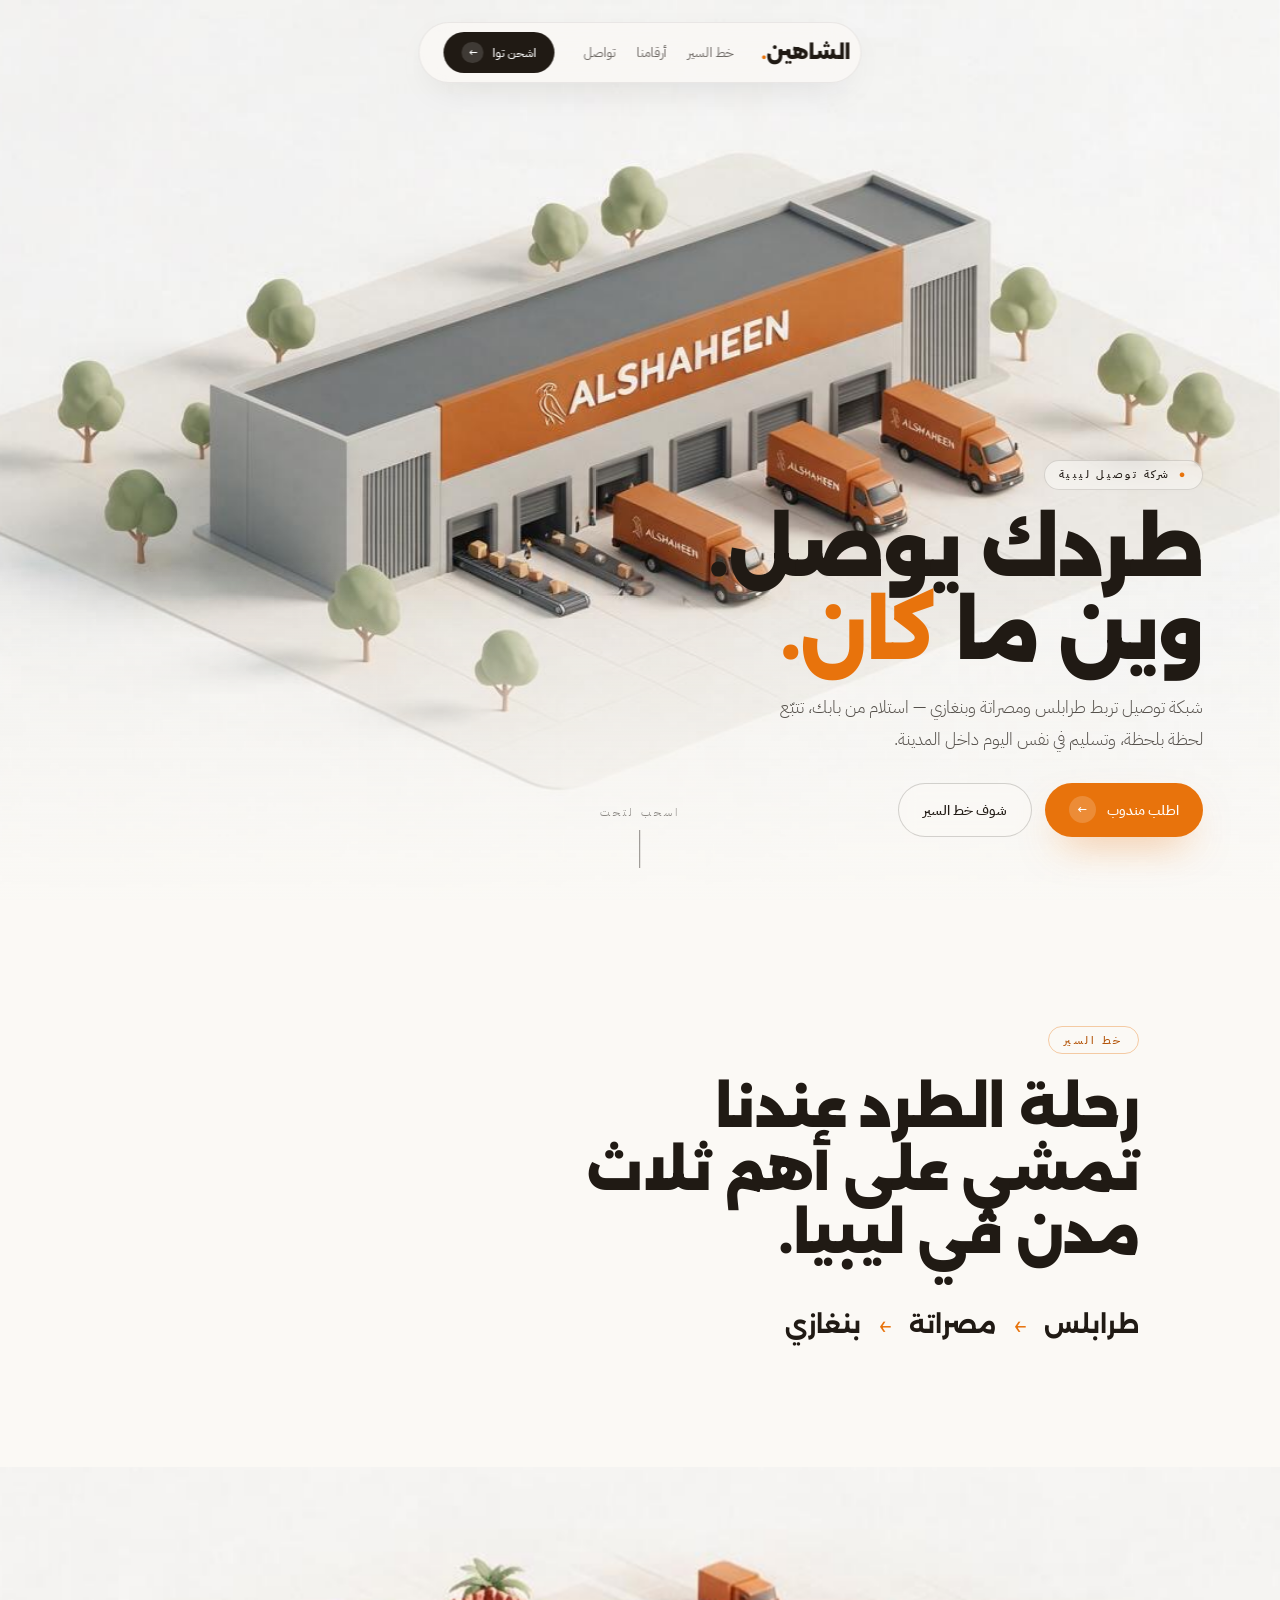
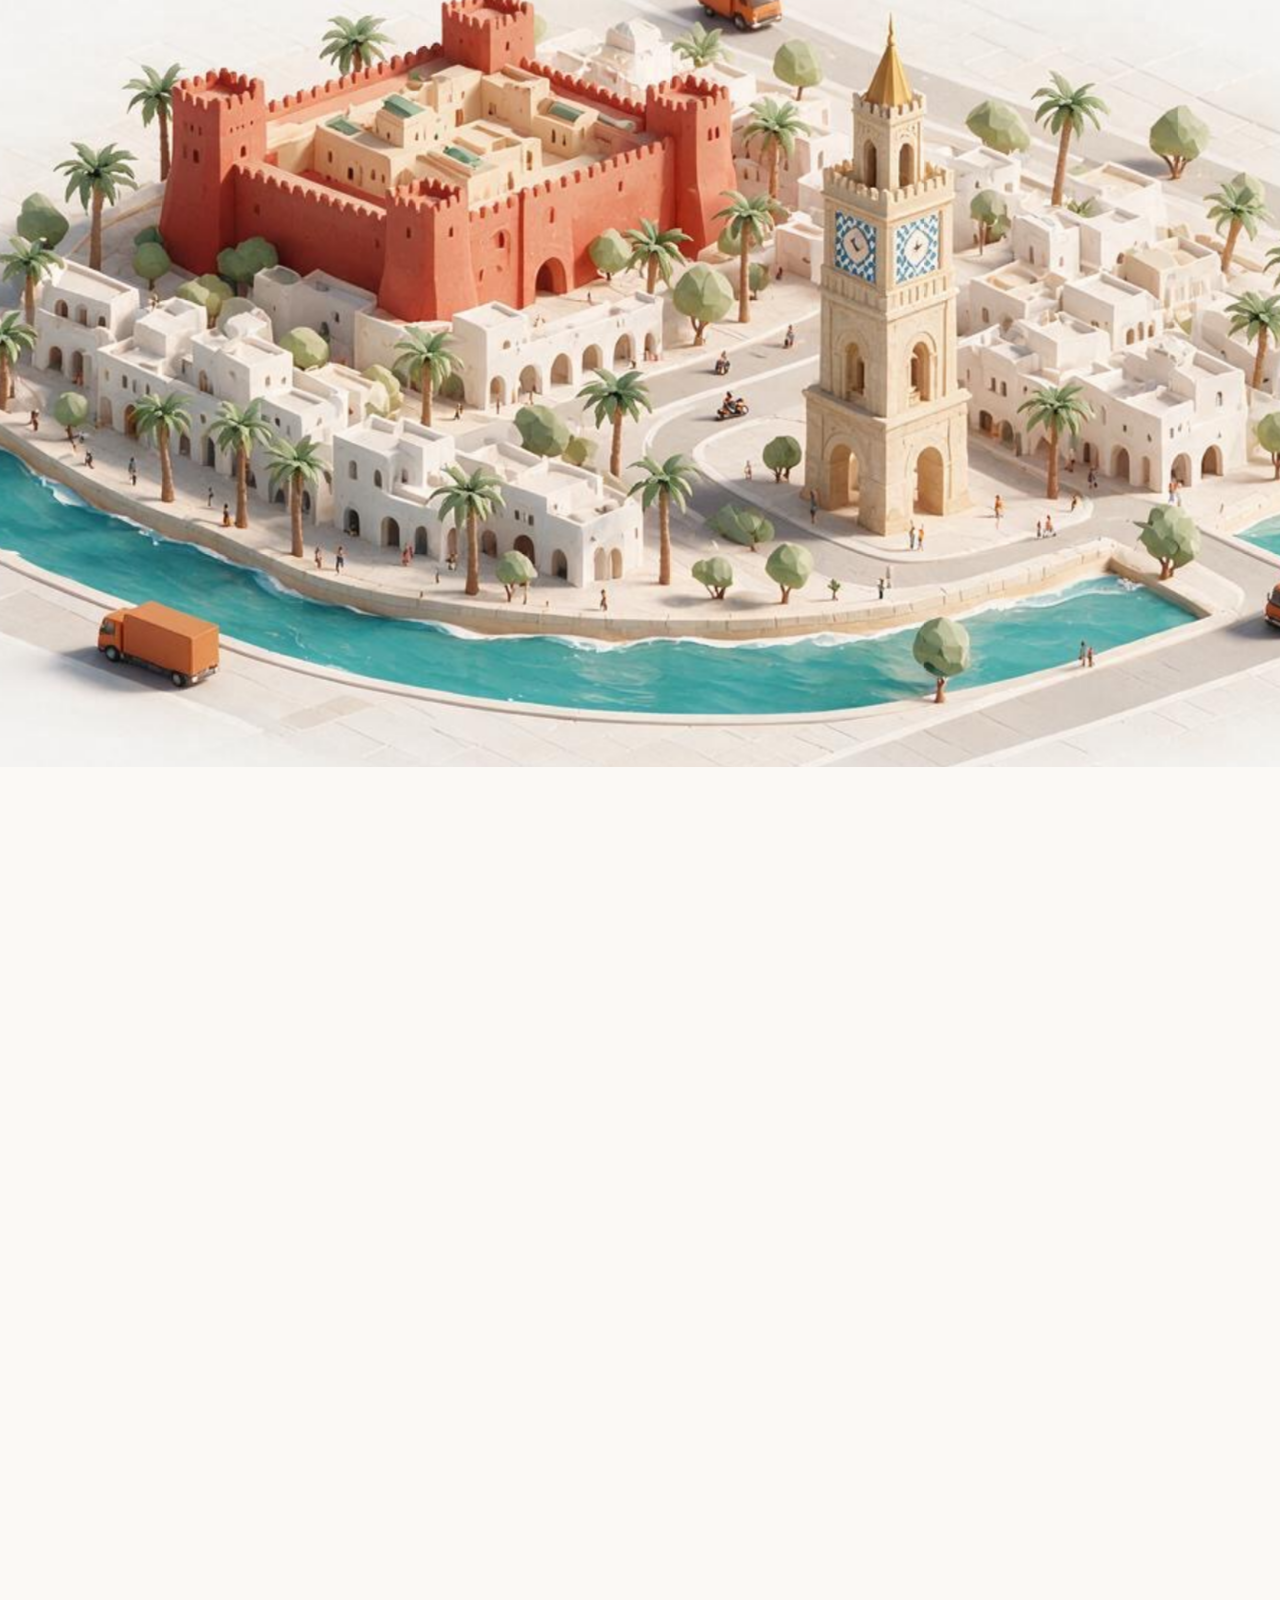
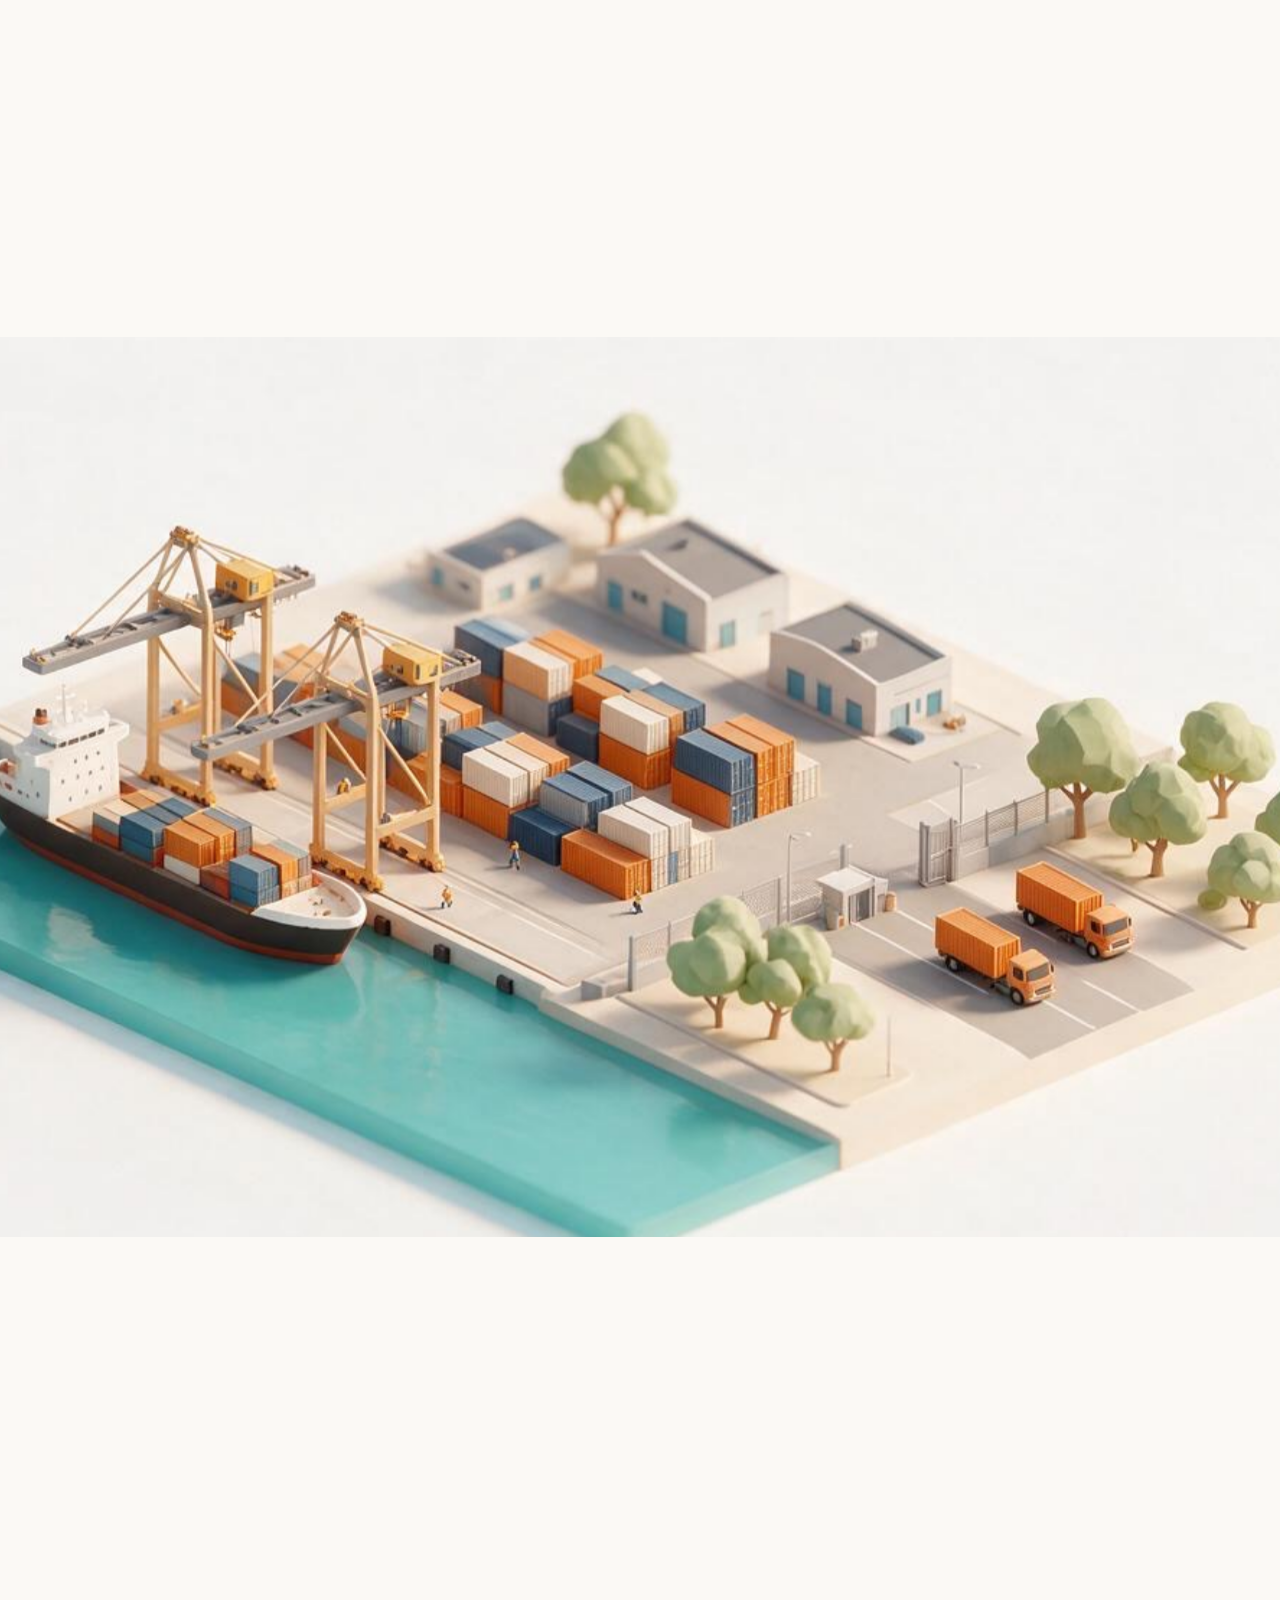
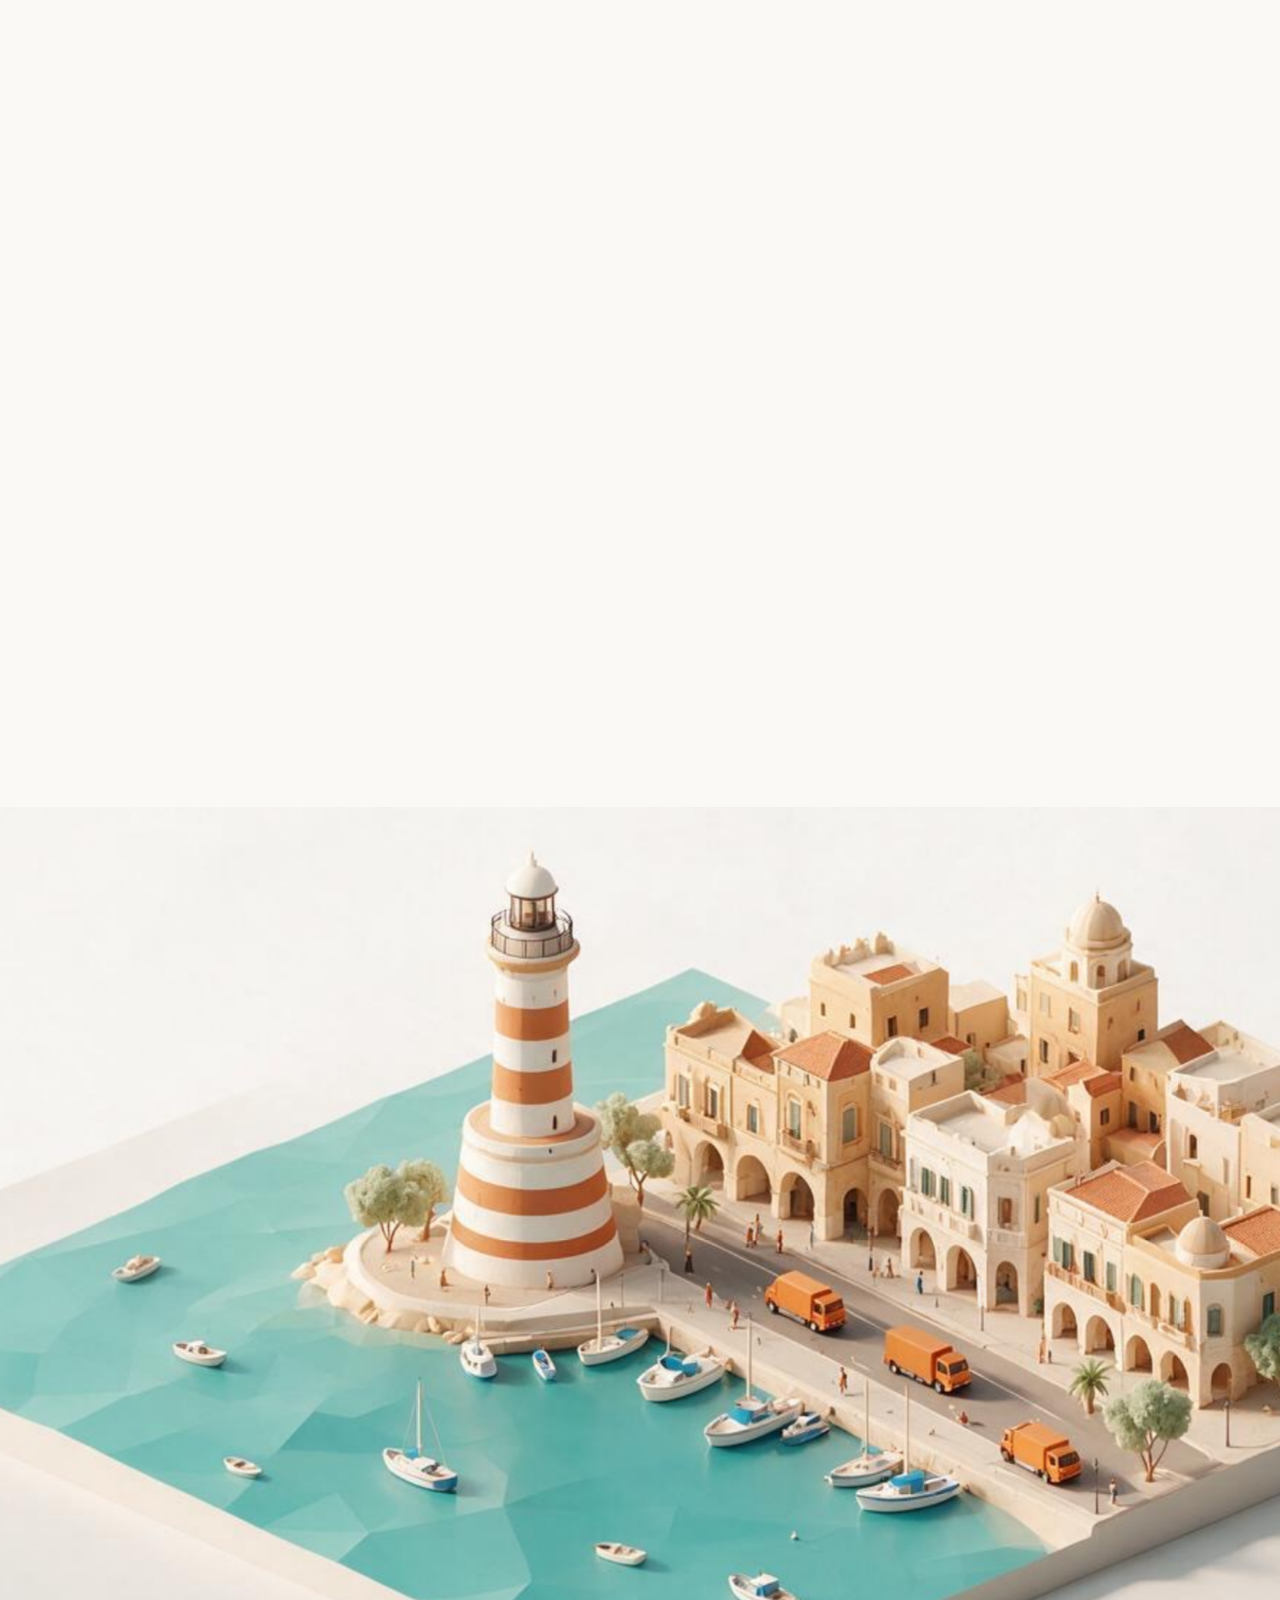
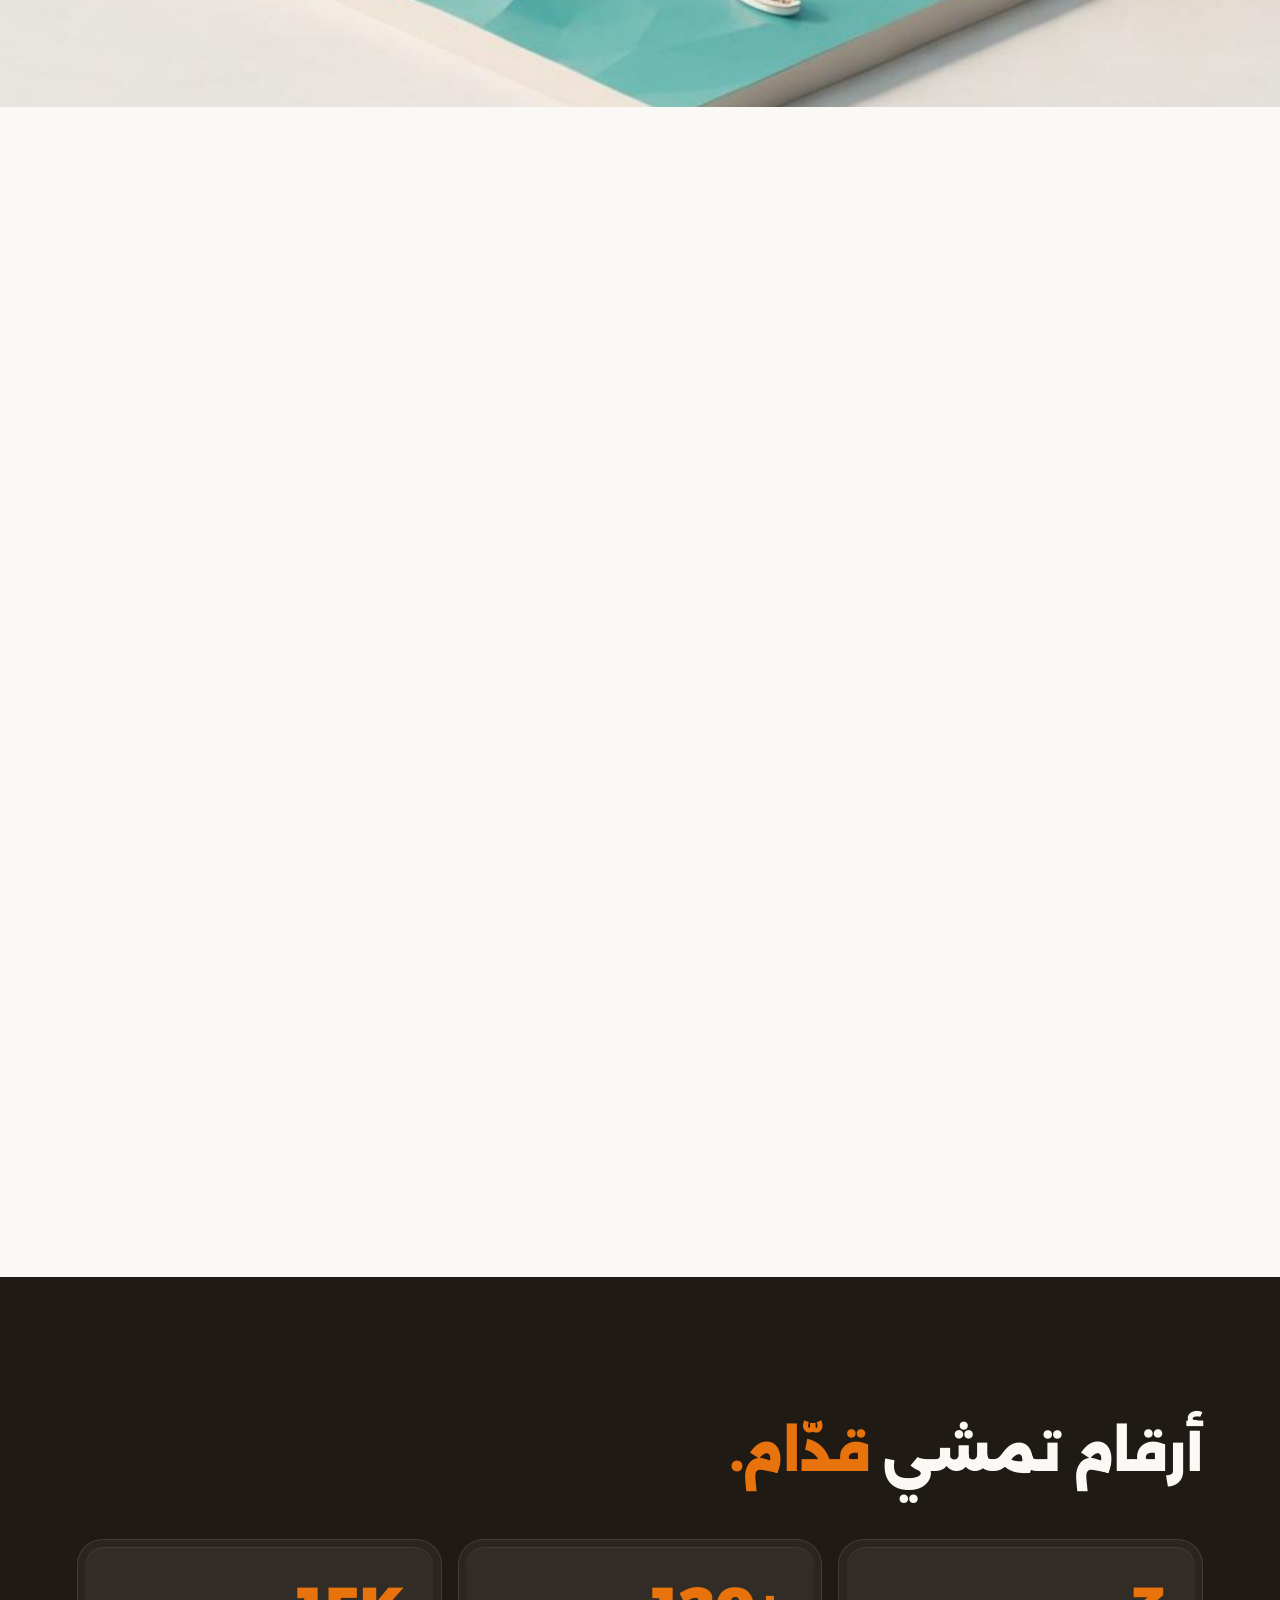
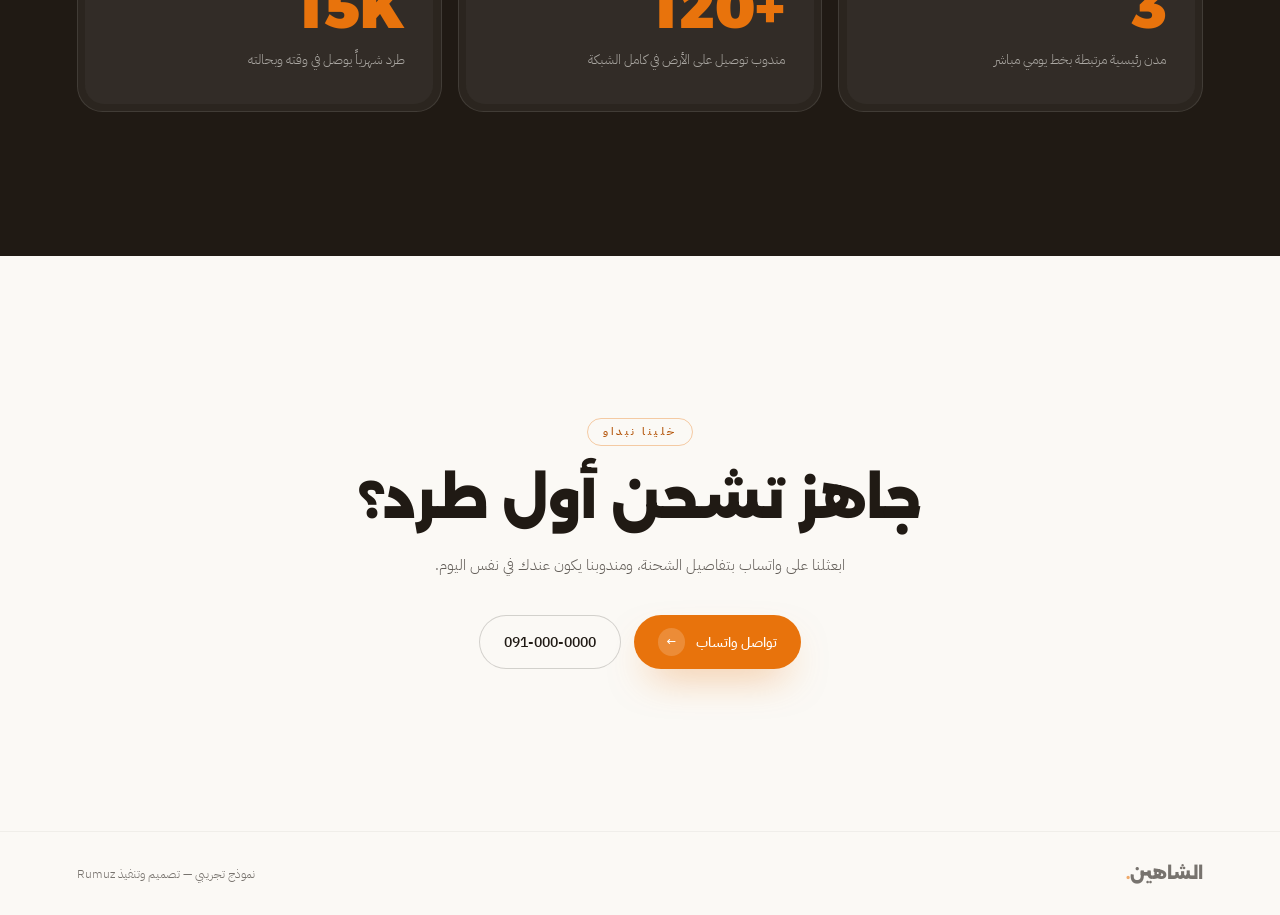
<file: alshaheen/index.html>
<!DOCTYPE html>
<html lang="ar" dir="rtl">
<head>
<meta charset="UTF-8">
<meta name="viewport" content="width=device-width, initial-scale=1.0">
<title>الشاهين للتوصيل — من بابك لأي باب في ليبيا</title>
<link rel="preconnect" href="https://fonts.googleapis.com">
<link rel="preconnect" href="https://fonts.gstatic.com" crossorigin>
<link href="https://fonts.googleapis.com/css2?family=Alexandria:wght@300;500;700;900&family=IBM+Plex+Sans+Arabic:wght@300;400;500&display=swap" rel="stylesheet">
<style>
:root{
  --ink:#201A14;
  --bone:#FBF9F5;
  --amber:#E8730C;
  --amber-deep:#B4550A;
  --sage:#9DBFA5;
  --sea:#7FC4BD;
  --ease:cubic-bezier(0.32,0.72,0,1);
}
*{margin:0;padding:0;box-sizing:border-box}
html{scroll-behavior:auto}
body{
  font-family:'IBM Plex Sans Arabic',sans-serif;
  background:var(--bone);
  color:var(--ink);
  overflow-x:hidden;
  font-weight:300;
}
::selection{background:var(--amber);color:#fff}

/* ---------- Loader ---------- */
#loader{
  position:fixed;inset:0;z-index:100;
  background:var(--bone);
  display:flex;align-items:center;justify-content:center;
  transition:opacity .9s var(--ease), visibility .9s;
}
#loader.done{opacity:0;visibility:hidden}
.loader-mark{
  font-family:'Alexandria',sans-serif;font-weight:900;
  font-size:clamp(3rem,9vw,6rem);letter-spacing:-.02em;
  overflow:hidden;
}
.loader-mark span{
  display:inline-block;
  transform:translateY(110%);
  animation:rise 1s var(--ease) forwards;
}
.loader-mark .dot{color:var(--amber)}
@keyframes rise{to{transform:translateY(0)}}

/* ---------- Fixed nav ---------- */
nav{
  position:fixed;top:1.4rem;right:50%;transform:translateX(50%);
  z-index:60;
  display:flex;align-items:center;gap:1.8rem;
  background:rgba(251,249,245,.72);
  backdrop-filter:blur(20px);-webkit-backdrop-filter:blur(20px);
  border:1px solid rgba(32,26,20,.07);
  border-radius:999px;
  padding:.55rem .6rem .55rem 1.5rem;
  box-shadow:0 12px 40px -18px rgba(32,26,20,.18);
}
.nav-logo{font-family:'Alexandria',sans-serif;font-weight:900;font-size:1.15rem}
.nav-logo em{color:var(--amber);font-style:normal}
.nav-links{display:flex;gap:1.3rem;font-size:.8rem;font-weight:400}
.nav-links a{color:var(--ink);text-decoration:none;opacity:.65;transition:opacity .4s var(--ease)}
.nav-links a:hover{opacity:1}
.nav-cta{
  background:var(--ink);color:#fff;text-decoration:none;
  font-size:.78rem;font-weight:500;
  padding:.6rem 1.15rem;border-radius:999px;
  display:flex;align-items:center;gap:.55rem;
  transition:transform .5s var(--ease);
}
.nav-cta:active{transform:scale(.97)}
.nav-cta .arr{
  width:1.35rem;height:1.35rem;border-radius:50%;
  background:rgba(255,255,255,.14);
  display:flex;align-items:center;justify-content:center;
  font-size:.7rem;
  transition:transform .5s var(--ease);
}
.nav-cta:hover .arr{transform:translate(-2px,-1px)}

/* ---------- Route rail (signature) ---------- */
#rail{
  position:fixed;left:1.6rem;top:50%;transform:translateY(-50%);
  z-index:55;display:flex;flex-direction:column;align-items:center;gap:0;
  opacity:0;transition:opacity .8s var(--ease);
}
#rail.show{opacity:1}
.rail-line{
  width:2px;height:52vh;border-radius:2px;
  background:repeating-linear-gradient(to bottom,rgba(32,26,20,.16) 0 6px,transparent 6px 12px);
  position:relative;
}
.rail-fill{
  position:absolute;top:0;left:0;width:2px;border-radius:2px;
  background:var(--amber);height:0%;
}
.rail-marker{
  position:absolute;left:50%;top:0%;
  width:12px;height:12px;border-radius:50%;
  background:var(--amber);
  transform:translate(-50%,-50%);
  box-shadow:0 0 0 5px rgba(232,115,12,.18);
}
.rail-stop{
  position:absolute;left:50%;transform:translate(-50%,-50%);
  display:flex;align-items:center;gap:.6rem;
}
.rail-stop i{
  width:7px;height:7px;border-radius:50%;
  background:rgba(32,26,20,.25);display:block;flex:none;
  transition:background .5s var(--ease), transform .5s var(--ease);
}
.rail-stop span{
  position:absolute;right:1.1rem;white-space:nowrap;
  font-size:.66rem;font-weight:500;letter-spacing:.05em;
  color:rgba(32,26,20,.4);
  transition:color .5s var(--ease);
}
.rail-stop.on i{background:var(--amber);transform:scale(1.4)}
.rail-stop.on span{color:var(--ink)}

/* ---------- Hero ---------- */
#hero{position:relative;height:100vh;height:100dvh;overflow:hidden}
.hero-img{
  position:absolute;inset:0;
  background-size:cover;background-position:center 65%;
  transform:scale(1.12);
  transition:transform 2.4s var(--ease);
  will-change:transform;
}
body.loaded .hero-img{transform:scale(1)}
.hero-veil{position:absolute;inset:0;background:linear-gradient(to top,rgba(251,249,245,.9) 0%,rgba(251,249,245,0) 38%)}
.hero-copy{
  position:absolute;bottom:clamp(2rem,7vh,4.5rem);right:clamp(1.4rem,6vw,6rem);
  max-width:34rem;
}
.hero-eyebrow{
  display:inline-flex;align-items:center;gap:.5rem;
  font-size:.68rem;font-weight:500;letter-spacing:.22em;
  border:1px solid rgba(32,26,20,.14);border-radius:999px;
  padding:.35rem .9rem;margin-bottom:1.2rem;
  background:rgba(251,249,245,.6);backdrop-filter:blur(8px);
}
.hero-eyebrow b{color:var(--amber);font-weight:700}
h1{
  font-family:'Alexandria',sans-serif;font-weight:900;
  font-size:clamp(2.4rem,6.2vw,4.6rem);
  line-height:1.12;letter-spacing:-.015em;
  margin-bottom:1.1rem;
}
h1 em{font-style:normal;color:var(--amber)}
.hero-sub{font-size:clamp(.92rem,1.4vw,1.05rem);line-height:1.9;opacity:.75;max-width:27rem;margin-bottom:1.7rem}
.btn-row{display:flex;gap:.8rem;flex-wrap:wrap}
.btn{
  display:inline-flex;align-items:center;gap:.7rem;
  text-decoration:none;font-weight:500;font-size:.9rem;
  padding:.85rem 1.5rem;border-radius:999px;
  transition:transform .5s var(--ease), box-shadow .5s var(--ease);
}
.btn:active{transform:scale(.97)}
.btn-solid{background:var(--amber);color:#fff;box-shadow:0 18px 40px -16px rgba(232,115,12,.55)}
.btn-solid:hover{box-shadow:0 22px 50px -14px rgba(232,115,12,.65)}
.btn-solid .arr{
  width:1.7rem;height:1.7rem;border-radius:50%;
  background:rgba(255,255,255,.18);
  display:flex;align-items:center;justify-content:center;font-size:.75rem;
  transition:transform .5s var(--ease);
}
.btn-solid:hover .arr{transform:translate(-3px,-2px) scale(1.06)}
.btn-ghost{border:1px solid rgba(32,26,20,.18);color:var(--ink);background:rgba(251,249,245,.5);backdrop-filter:blur(8px)}
.scroll-hint{
  position:absolute;bottom:2rem;left:50%;transform:translateX(-50%);
  font-size:.66rem;letter-spacing:.28em;opacity:.5;
  display:flex;flex-direction:column;align-items:center;gap:.6rem;
}
.scroll-hint::after{
  content:"";width:1px;height:2.4rem;background:var(--ink);
  animation:drip 2.2s var(--ease) infinite;transform-origin:top;
}
@keyframes drip{0%{transform:scaleY(0)}55%{transform:scaleY(1)}100%{transform:scaleY(1);opacity:0}}

/* ---------- Journey intro strip ---------- */
#route-intro{
  padding:clamp(6rem,14vh,10rem) clamp(1.4rem,6vw,6rem);
  max-width:72rem;margin-inline:auto;
}
.section-eyebrow{
  display:inline-block;font-size:.66rem;font-weight:500;letter-spacing:.24em;
  color:var(--amber-deep);
  border:1px solid rgba(232,115,12,.35);border-radius:999px;
  padding:.35rem .95rem;margin-bottom:1.4rem;
}
h2{
  font-family:'Alexandria',sans-serif;font-weight:900;
  font-size:clamp(1.9rem,4.4vw,3.3rem);
  line-height:1.2;letter-spacing:-.01em;
  max-width:38rem;
}
.route-cities{
  display:flex;align-items:center;gap:1rem;flex-wrap:wrap;
  margin-top:2.6rem;
  font-family:'Alexandria',sans-serif;font-weight:700;
  font-size:clamp(1rem,2.2vw,1.5rem);
}
.route-cities .hop{
  color:var(--amber);font-weight:300;font-size:1.1em;
}

/* ---------- Scenes ---------- */
.scene{position:relative;height:230vh}
.scene-stage{
  position:sticky;top:0;height:100vh;height:100dvh;
  overflow:hidden;
}
.scene-img{
  position:absolute;inset:-4%;
  background-size:cover;background-position:center;
  will-change:transform;
}
.scene-card{
  position:absolute;bottom:clamp(1.4rem,6vh,3.5rem);right:clamp(1.2rem,5vw,4.5rem);
  width:min(24rem,calc(100% - 2.4rem));
  background:rgba(251,249,245,.6);
  border:1px solid rgba(32,26,20,.08);
  border-radius:1.6rem;
  padding:.45rem;
  backdrop-filter:blur(4px);-webkit-backdrop-filter:blur(4px);
  box-shadow:0 30px 70px -30px rgba(32,26,20,.35);
  will-change:transform,opacity;
}
.scene-card-core{
  background:rgba(255,255,255,.92);
  border-radius:1.2rem;
  padding:1.5rem 1.6rem 1.6rem;
  box-shadow:inset 0 1px 1px rgba(255,255,255,.9);
}
.scene-tag{
  font-size:.62rem;font-weight:500;letter-spacing:.24em;
  color:var(--amber-deep);margin-bottom:.55rem;display:block;
}
.scene-city{
  font-family:'Alexandria',sans-serif;font-weight:900;
  font-size:clamp(1.6rem,3vw,2.2rem);margin-bottom:.5rem;
}
.scene-note{font-size:.84rem;line-height:1.9;opacity:.72;margin-bottom:1.1rem}
.scene-stat{
  display:flex;align-items:baseline;gap:.55rem;
  border-top:1px dashed rgba(32,26,20,.15);padding-top:1rem;
}
.scene-stat b{
  font-family:'Alexandria',sans-serif;font-weight:900;
  font-size:1.5rem;color:var(--amber);
}
.scene-stat span{font-size:.74rem;opacity:.65}

/* ---------- Stats band ---------- */
#stats{
  background:var(--ink);color:var(--bone);
  padding:clamp(6rem,16vh,10rem) clamp(1.4rem,6vw,6rem);
}
.stats-wrap{max-width:72rem;margin-inline:auto}
#stats h2{color:var(--bone);margin-bottom:3.4rem}
#stats h2 em{font-style:normal;color:var(--amber)}
.stats-grid{display:grid;grid-template-columns:repeat(3,1fr);gap:1rem}
.stat-cell{
  background:rgba(251,249,245,.05);
  border:1px solid rgba(251,249,245,.1);
  border-radius:1.6rem;padding:.45rem;
}
.stat-core{
  border-radius:1.2rem;padding:2rem 1.8rem;
  background:rgba(251,249,245,.03);
  box-shadow:inset 0 1px 0 rgba(251,249,245,.07);
}
.stat-num{
  font-family:'Alexandria',sans-serif;font-weight:900;
  font-size:clamp(2.4rem,5vw,3.6rem);color:var(--amber);
  line-height:1;margin-bottom:.7rem;
}
.stat-lbl{font-size:.82rem;opacity:.6;line-height:1.8}

/* ---------- CTA ---------- */
#cta{padding:clamp(7rem,18vh,12rem) clamp(1.4rem,6vw,6rem);text-align:center}
#cta h2{margin-inline:auto;margin-bottom:1.2rem;max-width:44rem}
#cta p{opacity:.7;max-width:30rem;margin:0 auto 2.2rem;line-height:1.9;font-size:.95rem}
footer{
  border-top:1px solid rgba(32,26,20,.08);
  padding:2rem clamp(1.4rem,6vw,6rem);
  display:flex;justify-content:space-between;align-items:center;gap:1rem;flex-wrap:wrap;
  font-size:.75rem;opacity:.6;
}
footer .f-logo{font-family:'Alexandria',sans-serif;font-weight:900;font-size:1rem;opacity:1}
footer .f-logo em{color:var(--amber);font-style:normal}

/* ---------- Reveal ---------- */
.rv{opacity:0;transform:translateY(3.2rem);filter:blur(6px);transition:opacity 1s var(--ease),transform 1s var(--ease),filter 1s var(--ease)}
.rv.in{opacity:1;transform:translateY(0);filter:blur(0)}
.rv.d1{transition-delay:.08s}.rv.d2{transition-delay:.16s}.rv.d3{transition-delay:.24s}

/* ---------- Mobile ---------- */
@media(max-width:768px){
  #rail{display:none}
  .nav-links{display:none}
  nav{padding:.5rem .55rem .5rem 1.1rem;gap:1rem}
  .scene{height:190vh}
  .hero-copy{right:1.4rem;left:1.4rem}
  .stats-grid{grid-template-columns:1fr;gap:.8rem}
  .scene-card{right:1.2rem;left:1.2rem;width:auto}
}
@media(prefers-reduced-motion:reduce){
  *,*::before,*::after{animation-duration:.001s!important;transition-duration:.001s!important}
  .rv{opacity:1;transform:none;filter:none}
}
</style>
</head>
<body>

<div id="loader"><div class="loader-mark"><span>الشاهين<i class="dot">.</i></span></div></div>

<nav>
  <div class="nav-logo">الشاهين<em>.</em></div>
  <div class="nav-links">
    <a href="#route-intro">خط السير</a>
    <a href="#stats">أرقامنا</a>
    <a href="#cta">تواصل</a>
  </div>
  <a class="nav-cta" href="#cta">اشحن توا <span class="arr">←</span></a>
</nav>

<div id="rail" aria-hidden="true">
  <div class="rail-line">
    <div class="rail-fill"></div>
    <div class="rail-marker"></div>
    <div class="rail-stop" style="top:8%"  data-stop="0"><i></i><span>طرابلس</span></div>
    <div class="rail-stop" style="top:50%" data-stop="1"><i></i><span>مصراتة</span></div>
    <div class="rail-stop" style="top:92%" data-stop="2"><i></i><span>بنغازي</span></div>
  </div>
</div>

<header id="hero">
  <div class="hero-img" style="background-image:url('assets/hub.jpg')"></div>
  <div class="hero-veil"></div>
  <div class="hero-copy">
    <div class="hero-eyebrow"><b>●</b> شركة توصيل ليبية</div>
    <h1>طردك يوصل.<br>وين ما <em>كان.</em></h1>
    <p class="hero-sub">شبكة توصيل تربط طرابلس ومصراتة وبنغازي — استلام من بابك، تتبّع لحظة بلحظة، وتسليم في نفس اليوم داخل المدينة.</p>
    <div class="btn-row">
      <a class="btn btn-solid" href="#cta">اطلب مندوب <span class="arr">←</span></a>
      <a class="btn btn-ghost" href="#route-intro">شوف خط السير</a>
    </div>
  </div>
  <div class="scroll-hint">اسحب لتحت</div>
</header>

<section id="route-intro">
  <span class="section-eyebrow rv">خط السير</span>
  <h2 class="rv d1">رحلة الطرد عندنا تمشي على أهم ثلاث مدن في ليبيا.</h2>
  <div class="route-cities rv d2">
    <span>طرابلس</span><span class="hop">←</span>
    <span>مصراتة</span><span class="hop">←</span>
    <span>بنغازي</span>
  </div>
</section>

<section class="scene" data-scene="0">
  <div class="scene-stage" data-ph="طرابلس">
    <div class="scene-img" style="background-image:url('assets/tripoli.jpg')"></div>
    <div class="scene-card">
      <div class="scene-card-core">
        <span class="scene-tag">المحطة الأولى</span>
        <div class="scene-city">طرابلس</div>
        <p class="scene-note">من ساحة الشهداء وبرج الساعة، مناديبنا يغطّو كل أحياء العاصمة — استلام وتسليم من الباب للباب.</p>
        <div class="scene-stat"><b>نفس اليوم</b><span>توصيل داخل طرابلس الكبرى</span></div>
      </div>
    </div>
  </div>
</section>

<section class="scene" data-scene="1">
  <div class="scene-stage" data-ph="مصراتة">
    <div class="scene-img" style="background-image:url('assets/misrata.jpg')"></div>
    <div class="scene-card">
      <div class="scene-card-core">
        <span class="scene-tag">المحطة الثانية</span>
        <div class="scene-city">مصراتة</div>
        <p class="scene-note">بوابة التجارة الليبية. نستلمو بضاعتك من الميناء والمنطقة الحرة ونوزّعوها على كامل الشبكة.</p>
        <div class="scene-stat"><b>24 ساعة</b><span>من الميناء إلى أي مدينة</span></div>
      </div>
    </div>
  </div>
</section>

<section class="scene" data-scene="2">
  <div class="scene-stage" data-ph="بنغازي">
    <div class="scene-img" style="background-image:url('assets/benghazi.jpg')"></div>
    <div class="scene-card">
      <div class="scene-card-core">
        <span class="scene-tag">المحطة الثالثة</span>
        <div class="scene-city">بنغازي</div>
        <p class="scene-note">من منارة سيدي اخريبيش للواجهة البحرية — فرعنا في بنغازي يخدم الشرق كامل بنفس السرعة.</p>
        <div class="scene-stat"><b>100%</b><span>تغطية أحياء المدينة</span></div>
      </div>
    </div>
  </div>
</section>

<section id="stats">
  <div class="stats-wrap">
    <h2 class="rv">أرقام تمشي <em>قدّام.</em></h2>
    <div class="stats-grid">
      <div class="stat-cell rv d1"><div class="stat-core"><div class="stat-num">3</div><div class="stat-lbl">مدن رئيسية مرتبطة بخط يومي مباشر</div></div></div>
      <div class="stat-cell rv d2"><div class="stat-core"><div class="stat-num">+120</div><div class="stat-lbl">مندوب توصيل على الأرض في كامل الشبكة</div></div></div>
      <div class="stat-cell rv d3"><div class="stat-core"><div class="stat-num">15K</div><div class="stat-lbl">طرد شهرياً يوصل في وقته وبحالته</div></div></div>
    </div>
  </div>
</section>

<section id="cta">
  <span class="section-eyebrow rv">خلينا نبداو</span>
  <h2 class="rv d1">جاهز تشحن أول طرد؟</h2>
  <p class="rv d2">ابعثلنا على واتساب بتفاصيل الشحنة، ومندوبنا يكون عندك في نفس اليوم.</p>
  <div class="btn-row rv d3" style="justify-content:center">
    <a class="btn btn-solid" href="#">تواصل واتساب <span class="arr">←</span></a>
    <a class="btn btn-ghost" href="#">091-000-0000</a>
  </div>
</section>

<footer>
  <span class="f-logo">الشاهين<em>.</em></span>
  <span>نموذج تجريبي — تصميم وتنفيذ Rumuz</span>
</footer>

<script>
(function(){
  var reduced = window.matchMedia('(prefers-reduced-motion: reduce)').matches;

  /* Loader */
  window.addEventListener('load', function(){
    setTimeout(function(){
      document.getElementById('loader').classList.add('done');
      document.body.classList.add('loaded');
    }, 900);
  });
  setTimeout(function(){
    document.getElementById('loader').classList.add('done');
    document.body.classList.add('loaded');
  }, 3200);

  /* Reveals */
  var io = new IntersectionObserver(function(entries){
    entries.forEach(function(e){
      if(e.isIntersecting){ e.target.classList.add('in'); io.unobserve(e.target); }
    });
  },{threshold:0.18});
  document.querySelectorAll('.rv').forEach(function(el){ io.observe(el); });

  if(reduced) return;

  /* Scene choreography + route rail */
  var scenes = Array.prototype.slice.call(document.querySelectorAll('.scene'));
  var rail = document.getElementById('rail');
  var railFill = document.querySelector('.rail-fill');
  var railMarker = document.querySelector('.rail-marker');
  var stops = document.querySelectorAll('.rail-stop');
  var ticking = false;

  function clamp(v,a,b){ return Math.max(a, Math.min(b, v)); }

  function frame(){
    ticking = false;
    var vh = window.innerHeight;
    var journeyTop = null, journeyBottom = null;

    scenes.forEach(function(sc, i){
      var r = sc.getBoundingClientRect();
      if(i===0) journeyTop = r.top + window.scrollY;
      if(i===scenes.length-1) journeyBottom = r.bottom + window.scrollY;

      var total = r.height - vh;
      var p = clamp(-r.top / total, 0, 1); /* 0..1 progress through scene */

      var img = sc.querySelector('.scene-img');
      var card = sc.querySelector('.scene-card');

      /* pseudo camera: dolly-in + slight pan, transform-only */
      var scale = 1.14 - p * 0.14;
      var panX = (i % 2 === 0 ? 1 : -1) * (1 - p) * 3.5; /* % */
      var panY = (1 - p) * 2.5;
      img.style.transform = 'scale(' + scale.toFixed(4) + ') translate(' + panX.toFixed(2) + '%,' + panY.toFixed(2) + '%)';

      /* card: rises in the first third, sits, exits softly at the end */
      var enter = clamp(p / 0.28, 0, 1);
      var exit = clamp((p - 0.85) / 0.15, 0, 1);
      card.style.opacity = (enter * (1 - exit)).toFixed(3);
      card.style.transform = 'translateY(' + ((1 - enter) * 46 + exit * -20).toFixed(1) + 'px)';
    });

    /* rail progress across the whole journey */
    if(journeyTop !== null){
      var span = journeyBottom - journeyTop - vh;
      var jp = clamp((window.scrollY - journeyTop) / span, 0, 1);
      var inJourney = window.scrollY > journeyTop - vh * 0.6 && window.scrollY < journeyBottom - vh * 0.4;
      rail.classList.toggle('show', inJourney);
      railFill.style.height = (jp * 100).toFixed(2) + '%';
      railMarker.style.top = (jp * 100).toFixed(2) + '%';
      stops.forEach(function(st, i){
        st.classList.toggle('on', jp >= [0.04, 0.42, 0.84][i]);
      });
    }
  }

  window.addEventListener('scroll', function(){
    if(!ticking){ ticking = true; requestAnimationFrame(frame); }
  }, {passive:true});
  window.addEventListener('resize', frame);
  frame();
})();
</script>
</body>
</html>
</file>
<file: style.css>
/* ============================================
   DESIGN TOKENS & VARIABLES
   ============================================ */
:root {
    --color-primary: #111827;
    --color-primary-soft: rgba(17, 24, 39, 0.12);
    --color-bg: #f7f8fb;
    --color-card: #ffffff;
    --color-card-hover: #f3f4f6;
    --color-text: #111827;
    --color-muted: #6b7280;
    --color-subtle: #9ca3af;
    --color-border: rgba(17, 24, 39, 0.1);
    --color-input: #ffffff;
    --color-shadow: rgba(15, 23, 42, 0.12);
    --color-success: #34d399;
    --color-warning: #fbbf24;
    --color-danger: #f87171;
    --hero-card-start: color-mix(in srgb, var(--color-primary) 94%, #ffffff);
    --hero-card-mid: color-mix(in srgb, var(--color-primary) 78%, #ffffff);
    --hero-card-end: color-mix(in srgb, var(--color-primary) 90%, #000000);
    --hero-card-text: #ffffff;
    --hero-card-muted: rgba(255, 255, 255, 0.68);
    --hero-card-faint: rgba(255, 255, 255, 0.52);

    /* Colors - Dark Theme */
    --bg-primary: var(--color-bg);
    --bg-secondary: #eef1f6;
    --bg-card: var(--color-card);
    --bg-card-hover: var(--color-card-hover);
    --bg-glass: rgba(255, 255, 255, 0.75);
    --bg-input: var(--color-input);
    --bg-nav: rgba(255, 255, 255, 0.92);

    --text-primary: var(--color-text);
    --text-secondary: var(--color-muted);
    --text-muted: var(--color-subtle);

    --accent-purple: var(--color-primary);
    --accent-purple-light: var(--color-primary);
    --accent-purple-dark: var(--color-primary);
    --accent-purple-glow: var(--color-primary-soft);

    --income-green: var(--color-success);
    --income-green-dark: #059669;
    --income-green-bg: rgba(52, 211, 153, 0.12);

    --expense-red: var(--color-danger);
    --expense-red-dark: #dc2626;
    --expense-red-bg: rgba(248, 113, 113, 0.12);

    --savings-blue: #60a5fa;
    --savings-blue-bg: rgba(96, 165, 250, 0.12);

    --emergency-amber: var(--color-warning);
    --emergency-amber-bg: rgba(251, 191, 36, 0.12);

    --cash-color: #34d399;
    --card-color: #60a5fa;

    --border-color: var(--color-border);
    --border-active: color-mix(in srgb, var(--color-primary) 45%, transparent);

    /* Shadows */
    --shadow-sm: 0 2px 8px var(--color-shadow);
    --shadow-md: 0 4px 20px var(--color-shadow);
    --shadow-lg: 0 8px 40px var(--color-shadow);
    --shadow-glow: 0 0 30px var(--color-primary-soft);

    /* Spacing */
    --space-xs: 4px;
    --space-sm: 8px;
    --space-md: 16px;
    --space-lg: 24px;
    --space-xl: 32px;
    --space-2xl: 48px;

    /* Border Radius */
    --radius-sm: 8px;
    --radius-md: 12px;
    --radius-lg: 16px;
    --radius-xl: 20px;
    --radius-full: 50%;

    /* Transitions */
    --transition-fast: 0.15s ease;
    --transition-normal: 0.25s ease;
    --transition-slow: 0.4s cubic-bezier(0.4, 0, 0.2, 1);

    /* Safe areas */
    --safe-bottom: env(safe-area-inset-bottom, 0px);
    --nav-height: 72px;
    --header-height: 64px;
}

:root[data-appearance-mode="dark"] {
    --color-primary: #f8fafc;
    --color-primary-soft: rgba(248, 250, 252, 0.14);
    --color-bg: #0a0a0f;
    --color-card: #1a1a2e;
    --color-card-hover: #1e1e35;
    --color-text: #f0f0f5;
    --color-muted: #9090a8;
    --color-subtle: #5a5a72;
    --color-border: rgba(255, 255, 255, 0.07);
    --color-input: #16162a;
    --color-shadow: rgba(0, 0, 0, 0.45);
    --bg-secondary: #12121a;
    --bg-glass: rgba(26, 26, 46, 0.7);
    --bg-nav: rgba(10, 10, 15, 0.92);
    --hero-card-start: color-mix(in srgb, var(--color-primary) 18%, #111827);
    --hero-card-mid: color-mix(in srgb, var(--color-primary) 24%, #111827);
    --hero-card-end: color-mix(in srgb, var(--color-primary) 14%, #020617);
}

:root[data-color-theme="blue"] {
    --color-primary: #2563eb;
    --color-primary-soft: rgba(37, 99, 235, 0.14);
    --color-bg: #eff6ff;
}

:root[data-appearance-mode="dark"][data-color-theme="blue"] {
    --color-primary: #60a5fa;
    --color-primary-soft: rgba(96, 165, 250, 0.18);
    --color-bg: #071426;
    --color-card: #0d1b33;
    --color-card-hover: #132441;
    --color-input: #0b1830;
}

:root[data-color-theme="green"] {
    --color-primary: #059669;
    --color-primary-soft: rgba(5, 150, 105, 0.14);
    --color-bg: #f0fdf4;
}

:root[data-appearance-mode="dark"][data-color-theme="green"] {
    --color-primary: #34d399;
    --color-primary-soft: rgba(52, 211, 153, 0.18);
    --color-bg: #071b14;
    --color-card: #10231c;
    --color-card-hover: #173228;
    --color-input: #0b2119;
}

:root[data-color-theme="orange"] {
    --color-primary: #f97316;
    --color-primary-soft: rgba(249, 115, 22, 0.15);
    --color-bg: #fff7ed;
}

:root[data-appearance-mode="dark"][data-color-theme="orange"] {
    --color-primary: #fbbf24;
    --color-primary-soft: rgba(251, 191, 36, 0.18);
    --color-bg: #1f130b;
    --color-card: #2a1d16;
    --color-card-hover: #34241a;
    --color-input: #241810;
}

/* ============================================
   RESET & BASE
   ============================================ */
*, *::before, *::after {
    margin: 0;
    padding: 0;
    box-sizing: border-box;
}

html {
    font-size: 16px;
    -webkit-text-size-adjust: 100%;
    -webkit-tap-highlight-color: transparent;
}

body {
    font-family: 'Cairo', sans-serif;
    background: var(--bg-primary);
    color: var(--text-primary);
    min-height: 100dvh;
    overflow: hidden;
    direction: rtl;
    -webkit-font-smoothing: antialiased;
    -moz-osx-font-smoothing: grayscale;
}

input, button, select, textarea {
    font-family: inherit;
    font-size: inherit;
    color: inherit;
    border: none;
    outline: none;
    background: none;
}

button {
    cursor: pointer;
    -webkit-user-select: none;
    user-select: none;
}

/* ============================================
   SPLASH SCREEN
   ============================================ */
.splash-screen {
    position: fixed;
    inset: 0;
    z-index: 9999;
    background: var(--bg-primary);
    display: flex;
    align-items: center;
    justify-content: center;
    transition: opacity 0.5s ease, visibility 0.5s ease;
}

.splash-screen.hidden {
    opacity: 0;
    visibility: hidden;
    pointer-events: none;
}

.splash-content {
    text-align: center;
    animation: splashFadeIn 0.6s ease;
}

.splash-icon {
    display: flex;
    justify-content: center;
}

.brand-mark {
    display: inline-flex;
    align-items: center;
    justify-content: center;
    background:
        radial-gradient(circle at 30% 18%, rgba(79, 159, 255, 0.9), transparent 34%),
        linear-gradient(145deg, #1f83ff 0%, #0f42da 48%, #06118f 100%);
    color: #ffffff;
    border: 1px solid rgba(255, 255, 255, 0.12);
    box-shadow:
        inset 0 1px 0 rgba(255, 255, 255, 0.22),
        inset 0 -18px 28px rgba(0, 0, 70, 0.20),
        0 14px 30px rgba(0, 0, 0, 0.42),
        0 0 22px rgba(29, 124, 255, 0.16);
    overflow: hidden;
}

.brand-mark-large {
    width: 86px;
    height: 86px;
    border-radius: 20px;
    margin-bottom: var(--space-lg);
    animation: splashPulse 2s ease-in-out infinite;
}

.brand-mark-small {
    width: 36px;
    height: 36px;
    border-radius: 9px;
}

.brand-mark svg {
    width: 72%;
    height: 72%;
    display: block;
    filter: drop-shadow(0 5px 7px rgba(0, 0, 0, 0.28));
}

.cashgo-symbol-main {
    fill: #ffffff;
}

.cashgo-symbol-shade {
    fill: #d7e4ff;
}

.splash-title {
    font-size: 1.05rem;
    font-weight: 600;
    color: var(--text-primary);
    margin-bottom: var(--space-xs);
}

.splash-subtitle {
    color: var(--text-secondary);
    font-size: 0.9rem;
    margin-bottom: var(--space-xl);
}

.splash-loader {
    width: 120px;
    height: 3px;
    background: var(--bg-card);
    border-radius: 3px;
    margin: 0 auto;
    overflow: hidden;
}

.splash-loader-bar {
    width: 40%;
    height: 100%;
    background: linear-gradient(90deg, var(--accent-purple), var(--accent-purple-light));
    border-radius: 3px;
    animation: splashLoad 1.2s ease-in-out infinite;
}

/* ============================================
   AUTH SCREEN
   ============================================ */
.auth-screen {
    position: fixed;
    inset: 0;
    z-index: 9500;
    min-height: 100dvh;
    display: flex;
    align-items: center;
    justify-content: center;
    padding: var(--space-lg);
    background:
        radial-gradient(circle at 50% 10%, rgba(31, 131, 255, 0.18), transparent 36%),
        var(--bg-primary);
}

.auth-card {
    width: min(100%, 390px);
    text-align: center;
    background: rgba(26, 26, 46, 0.78);
    border: 1px solid var(--border-color);
    border-radius: var(--radius-xl);
    padding: var(--space-xl) var(--space-lg);
    box-shadow: var(--shadow-lg);
    backdrop-filter: blur(18px);
    -webkit-backdrop-filter: blur(18px);
    position: relative;
}

.auth-close-btn {
    position: absolute;
    top: var(--space-md);
    left: var(--space-md);
    width: 36px;
    height: 36px;
    border-radius: var(--radius-sm);
    color: var(--text-secondary);
    background: rgba(255, 255, 255, 0.06);
    display: flex;
    align-items: center;
    justify-content: center;
}

.auth-heading {
    margin: var(--space-md) 0 var(--space-lg);
}

.auth-heading h1 {
    font-size: 1.55rem;
    line-height: 1.2;
    font-weight: 900;
}

.auth-heading p {
    margin-top: var(--space-xs);
    color: var(--text-secondary);
    font-size: 0.9rem;
}

.auth-form {
    display: grid;
    gap: var(--space-md);
    text-align: right;
}

.auth-field {
    display: grid;
    gap: var(--space-sm);
}

.auth-field span {
    color: var(--text-secondary);
    font-size: 0.82rem;
    font-weight: 700;
}

.auth-field input {
    width: 100%;
    min-height: 54px;
    border: 1px solid var(--border-color);
    border-radius: var(--radius-md);
    background: var(--bg-input);
    color: var(--text-primary);
    padding: 0 var(--space-md);
    direction: ltr;
    text-align: left;
    font: inherit;
}

.auth-field input:focus {
    border-color: var(--accent-purple);
    box-shadow: 0 0 0 4px var(--accent-purple-glow);
}

.auth-message {
    min-height: 22px;
    color: var(--text-secondary);
    font-size: 0.82rem;
    font-weight: 700;
    text-align: center;
}

.auth-message.success {
    color: var(--income-green);
}

.auth-message.error {
    color: var(--expense-red);
}

.auth-primary-btn,
.auth-secondary-btn,
.auth-google-btn,
.auth-demo-btn,
.logout-btn {
    width: 100%;
    min-height: 50px;
    border-radius: var(--radius-md);
    font-weight: 800;
}

.auth-primary-btn {
    color: #fff;
    background: linear-gradient(135deg, #1f83ff, #6d28d9);
    box-shadow: 0 8px 24px rgba(109, 40, 217, 0.25);
}

.auth-secondary-btn {
    color: var(--text-primary);
    background: rgba(255, 255, 255, 0.07);
    border: 1px solid var(--border-color);
}

.auth-demo-btn {
    color: var(--accent-purple-light);
    background: transparent;
    border: 1px solid rgba(139, 92, 246, 0.28);
}

.auth-google-btn {
    display: flex;
    align-items: center;
    justify-content: center;
    gap: var(--space-sm);
    color: var(--text-primary);
    background: rgba(255, 255, 255, 0.1);
    border: 1px solid rgba(255, 255, 255, 0.16);
}

.google-mark {
    width: 24px;
    height: 24px;
    border-radius: 50%;
    display: inline-flex;
    align-items: center;
    justify-content: center;
    background: #fff;
    color: #1f2937;
    font-family: Arial, sans-serif;
    font-size: 0.9rem;
    font-weight: 800;
}

.auth-primary-btn:disabled,
.auth-secondary-btn:disabled,
.auth-google-btn:disabled {
    opacity: 0.65;
    cursor: progress;
}

.header-login-btn {
    min-height: 38px;
    padding: 0 var(--space-md);
    border-radius: var(--radius-sm);
    color: #fff;
    background: linear-gradient(135deg, #1f83ff, #6d28d9);
    font-size: 0.78rem;
    font-weight: 800;
}

.demo-notice {
    display: flex;
    align-items: center;
    justify-content: space-between;
    gap: var(--space-md);
    margin-bottom: var(--space-md);
    padding: var(--space-md);
    border: 1px solid rgba(139, 92, 246, 0.28);
    border-radius: var(--radius-md);
    background: rgba(139, 92, 246, 0.1);
}

.demo-notice p {
    color: var(--text-secondary);
    font-size: 0.78rem;
    line-height: 1.7;
}

.demo-notice button {
    flex-shrink: 0;
    min-height: 36px;
    padding: 0 var(--space-md);
    border-radius: var(--radius-sm);
    color: var(--accent-purple-light);
    background: var(--accent-purple-glow);
    font-size: 0.75rem;
    font-weight: 800;
}

@media (max-width: 420px) {
    .demo-notice {
        align-items: stretch;
        flex-direction: column;
    }
}

/* ============================================
   LOCK SCREEN
   ============================================ */
.lock-screen {
    position: fixed;
    inset: 0;
    z-index: 9000;
    min-height: 100dvh;
    display: flex;
    align-items: center;
    justify-content: center;
    padding: var(--space-lg);
    background:
        radial-gradient(circle at 50% 12%, rgba(29, 124, 255, 0.18), transparent 34%),
        var(--bg-primary);
}

.lock-card {
    width: min(100%, 360px);
    text-align: center;
    background: rgba(26, 26, 46, 0.72);
    border: 1px solid var(--border-color);
    border-radius: var(--radius-xl);
    padding: var(--space-xl) var(--space-lg);
    box-shadow: var(--shadow-lg);
    backdrop-filter: blur(18px);
    -webkit-backdrop-filter: blur(18px);
}

.lock-card h2 {
    margin: 0 0 var(--space-xs);
    font-size: 1.35rem;
    font-weight: 800;
}

.lock-card p {
    margin: 0 0 var(--space-lg);
    color: var(--text-secondary);
    font-size: 0.85rem;
}

.lock-form {
    display: grid;
    gap: var(--space-md);
}

.lock-input {
    width: 100%;
    height: 58px;
    background: var(--bg-input);
    border: 2px solid var(--border-color);
    border-radius: var(--radius-lg);
    color: var(--text-primary);
    text-align: center;
    direction: ltr;
    font-size: 2rem;
    font-weight: 800;
    letter-spacing: 0.35em;
    padding-inline-start: 0.35em;
}

.lock-input:focus {
    border-color: var(--accent-purple);
    box-shadow: 0 0 0 4px var(--accent-purple-glow);
}

.lock-submit {
    width: 100%;
    min-height: 50px;
    border-radius: var(--radius-lg);
    color: #fff;
    background: linear-gradient(135deg, #1f83ff, #6d28d9);
    font-weight: 800;
    box-shadow: 0 8px 24px rgba(109, 40, 217, 0.25);
}

.lock-error {
    min-height: 22px;
    margin-top: var(--space-md);
    color: var(--expense-red);
    font-size: 0.8rem;
    font-weight: 700;
}

@keyframes splashFadeIn {
    from { opacity: 0; transform: translateY(20px); }
    to { opacity: 1; transform: translateY(0); }
}

@keyframes splashPulse {
    0%, 100% { transform: scale(1); }
    50% { transform: scale(1.05); }
}

@keyframes splashLoad {
    0% { transform: translateX(200%); }
    100% { transform: translateX(-200%); }
}

/* ============================================
   APP LAYOUT
   ============================================ */
.app {
    height: 100dvh;
    display: flex;
    flex-direction: column;
    overflow: hidden;
}

.app.hidden {
    display: none;
}

/* ============================================
   HEADER
   ============================================ */
.app-header {
    height: var(--header-height);
    background: var(--bg-nav);
    backdrop-filter: blur(20px);
    -webkit-backdrop-filter: blur(20px);
    border-bottom: 1px solid var(--border-color);
    z-index: 100;
    flex-shrink: 0;
}

.header-content {
    max-width: 600px;
    margin: 0 auto;
    padding: 0 var(--space-md);
    height: 100%;
    display: flex;
    align-items: center;
    justify-content: space-between;
}

.header-right {
    display: flex;
    align-items: center;
    gap: var(--space-md);
}

.header-logo {
    display: flex;
    align-items: center;
    justify-content: center;
}

.header-title {
    font-size: 1.1rem;
    font-weight: 700;
    line-height: 1.2;
}

.header-date {
    font-size: 0.7rem;
    color: var(--text-muted);
}

.header-settings-btn {
    width: 40px;
    height: 40px;
    display: flex;
    align-items: center;
    justify-content: center;
    border-radius: var(--radius-md);
    color: var(--text-secondary);
    transition: all var(--transition-fast);
}

.header-settings-btn:hover {
    background: var(--bg-card);
    color: var(--text-primary);
}

/* ============================================
   PAGES
   ============================================ */
.pages-container {
    flex: 1;
    overflow: hidden;
    position: relative;
}

.page {
    position: absolute;
    inset: 0;
    opacity: 0;
    visibility: hidden;
    transform: translateY(12px);
    transition: all var(--transition-slow);
    overflow: hidden;
}

.page.active {
    opacity: 1;
    visibility: visible;
    transform: translateY(0);
}

.page-scroll {
    height: 100%;
    overflow-y: auto;
    overflow-x: hidden;
    padding: var(--space-md);
    padding-bottom: calc(var(--nav-height) + var(--safe-bottom) + var(--space-xl));
    max-width: 600px;
    margin: 0 auto;
    -webkit-overflow-scrolling: touch;
}

.page-scroll::-webkit-scrollbar {
    display: none;
}

/* ============================================
   BALANCE CARD
   ============================================ */
.banner-slider {
    position: relative;
    margin-bottom: var(--space-lg);
    overflow: hidden;
    border: 1px solid var(--border-color);
    border-radius: var(--radius-lg);
    background: var(--bg-card);
    box-shadow: var(--shadow-sm);
    aspect-ratio: 16 / 5;
    min-height: 96px;
    max-height: 170px;
    touch-action: pan-y;
    user-select: none;
}

.banner-track {
    display: flex;
    flex-wrap: nowrap;
    width: 100%;
    height: 100%;
    direction: ltr;
    transition: transform var(--transition-slow);
    touch-action: pan-y;
}

.banner-slide {
    position: relative;
    display: block;
    flex: 0 0 100%;
    width: 100%;
    height: 100%;
    padding: 0;
    border: 0;
    cursor: pointer;
    overflow: hidden;
    appearance: none;
    -webkit-appearance: none;
    background:
        linear-gradient(135deg, rgba(139, 92, 246, 0.18), rgba(31, 131, 255, 0.12)),
        var(--bg-input);
}

.banner-slide img {
    width: 100%;
    height: 100%;
    display: block;
    object-fit: cover;
}

.banner-slide.image-error::after {
    content: 'Cashgo';
    position: absolute;
    inset: 0;
    display: grid;
    place-items: center;
    color: var(--text-secondary);
    font-size: 1rem;
    font-weight: 900;
}

.banner-dots {
    position: absolute;
    right: 0;
    left: 0;
    bottom: var(--space-sm);
    display: flex;
    justify-content: center;
    gap: 6px;
    pointer-events: auto;
}

.banner-dot {
    width: 7px;
    height: 7px;
    padding: 0;
    border: 0;
    border-radius: 999px;
    background: rgba(255, 255, 255, 0.38);
    transition: width var(--transition-fast), background var(--transition-fast);
}

.banner-dot.active {
    width: 18px;
    background: #fff;
}

.balance-card {
    position: relative;
    border-radius: var(--radius-xl);
    overflow: hidden;
    margin-bottom: var(--space-lg);
    box-shadow: var(--shadow-glow);
}

.balance-card-bg {
    position: absolute;
    inset: 0;
    background: linear-gradient(135deg, var(--hero-card-start) 0%, var(--hero-card-mid) 48%, var(--hero-card-end) 100%);
    z-index: 0;
}

.balance-card-bg::before {
    content: '';
    position: absolute;
    top: -50%;
    right: -30%;
    width: 200px;
    height: 200px;
    background: radial-gradient(circle, var(--accent-purple-glow), transparent 70%);
    border-radius: 50%;
}

.balance-card-bg::after {
    content: '';
    position: absolute;
    bottom: -40%;
    left: -20%;
    width: 160px;
    height: 160px;
    background: radial-gradient(circle, color-mix(in srgb, var(--color-primary) 22%, transparent), transparent 70%);
    border-radius: 50%;
}

.balance-card-content {
    position: relative;
    z-index: 1;
    padding: var(--space-lg);
}

.balance-label {
    font-size: 0.8rem;
    color: var(--hero-card-muted);
    margin-bottom: var(--space-xs);
}

.balance-amount {
    font-size: 2.2rem;
    font-weight: 800;
    margin-bottom: var(--space-lg);
    letter-spacing: -0.5px;
    background: linear-gradient(135deg, var(--hero-card-text) 20%, color-mix(in srgb, var(--hero-card-text) 72%, var(--color-primary)));
    -webkit-background-clip: text;
    -webkit-text-fill-color: transparent;
    background-clip: text;
}

.balance-row {
    display: flex;
    align-items: center;
    gap: var(--space-md);
}

.balance-item {
    display: flex;
    align-items: center;
    gap: var(--space-sm);
    flex: 1;
}

.balance-item-icon {
    width: 32px;
    height: 32px;
    border-radius: var(--radius-sm);
    display: flex;
    align-items: center;
    justify-content: center;
    flex-shrink: 0;
}

.income-icon {
    background: var(--income-green-bg);
    color: var(--income-green);
}

.expense-icon {
    background: var(--expense-red-bg);
    color: var(--expense-red);
}

.balance-item-label {
    display: block;
    font-size: 0.7rem;
    color: var(--hero-card-faint);
}

.balance-item-value {
    display: block;
    font-size: 0.95rem;
    font-weight: 700;
    color: var(--hero-card-text);
}

.balance-divider {
    width: 1px;
    height: 36px;
    background: color-mix(in srgb, var(--hero-card-text) 16%, transparent);
}

/* ============================================
   SECTION TITLE
   ============================================ */
.section-title {
    display: flex;
    align-items: center;
    justify-content: space-between;
    margin-bottom: var(--space-md);
}

.section-title h3 {
    font-size: 0.9rem;
    font-weight: 700;
    color: var(--text-primary);
}

.see-all-btn {
    font-size: 0.75rem;
    color: var(--accent-purple-light);
    font-weight: 600;
    transition: color var(--transition-fast);
}

.see-all-btn:hover {
    color: var(--accent-purple);
}

.section-action-btn {
    min-height: 34px;
    padding: 0 var(--space-md);
    border-radius: var(--radius-sm);
    color: var(--accent-purple-light);
    background: var(--accent-purple-glow);
    border: 1px solid rgba(139, 92, 246, 0.24);
    font-size: 0.75rem;
    font-weight: 800;
}

.section-action-btn:hover {
    background: rgba(139, 92, 246, 0.22);
}

/* ============================================
   SPLIT CARDS (Income Distribution on Home)
   ============================================ */
.split-cards {
    display: grid;
    grid-template-columns: repeat(3, 1fr);
    gap: var(--space-sm);
    margin-bottom: var(--space-lg);
}

.split-card {
    background: var(--bg-card);
    border: 1px solid var(--border-color);
    border-radius: var(--radius-lg);
    padding: var(--space-md);
    text-align: center;
    transition: all var(--transition-normal);
}

.split-card:hover {
    border-color: var(--border-active);
    transform: translateY(-2px);
    box-shadow: var(--shadow-sm);
}

.split-card-icon {
    width: 40px;
    height: 40px;
    border-radius: var(--radius-md);
    display: flex;
    align-items: center;
    justify-content: center;
    margin: 0 auto var(--space-sm);
}

.savings-card .split-card-icon {
    background: var(--savings-blue-bg);
    color: var(--savings-blue);
}

.expenses-split-card .split-card-icon {
    background: var(--income-green-bg);
    color: var(--income-green);
}

.emergency-card .split-card-icon {
    background: var(--emergency-amber-bg);
    color: var(--emergency-amber);
}

.split-card-label {
    display: block;
    font-size: 0.7rem;
    color: var(--text-secondary);
    margin-bottom: var(--space-xs);
}

.split-card-value {
    display: block;
    font-size: 1rem;
    font-weight: 700;
}

.distribution-summary-card {
    display: flex;
    align-items: center;
    justify-content: space-between;
    gap: var(--space-md);
    margin-top: var(--space-md);
    margin-bottom: var(--space-lg);
    padding: var(--space-md);
    background: var(--bg-card);
    border: 1px solid var(--border-color);
    border-radius: var(--radius-md);
}

.distribution-summary-card p {
    color: var(--text-secondary);
    font-size: 0.78rem;
    line-height: 1.7;
}

.distribution-summary-card button {
    flex-shrink: 0;
    min-height: 38px;
    padding: 0 var(--space-md);
    border-radius: var(--radius-sm);
    color: var(--accent-purple-light);
    background: var(--accent-purple-glow);
    font-size: 0.75rem;
    font-weight: 800;
}

.wallet-action-buttons {
    display: flex;
    flex-shrink: 0;
    gap: var(--space-sm);
}

@media (max-width: 420px) {
    .distribution-summary-card {
        align-items: stretch;
        flex-direction: column;
    }

    .wallet-action-buttons {
        display: grid;
        grid-template-columns: 1fr 1fr;
    }

    .record-filter-tabs,
    .record-type-tabs {
        grid-template-columns: 1fr 1fr;
    }

    .monthly-summary {
        grid-template-columns: 1fr 1fr;
    }

    .banner-admin-grid,
    .banner-admin-item {
        grid-template-columns: 1fr;
    }

    .banner-admin-item img {
        width: 100%;
    }

    .banner-admin-actions {
        grid-template-columns: 1fr 1fr;
    }

    .record-detail-row {
        grid-template-columns: 1fr;
    }

    .record-detail-row strong {
        text-align: right;
    }
}

/* ============================================
   PAYMENT METHOD CARDS
   ============================================ */
.payment-method-cards {
    display: grid;
    grid-template-columns: 1fr 1fr;
    gap: var(--space-sm);
    margin-bottom: var(--space-lg);
}

.payment-card {
    background: var(--bg-card);
    border: 1px solid var(--border-color);
    border-radius: var(--radius-lg);
    padding: var(--space-md);
    transition: all var(--transition-normal);
}

.payment-card:hover {
    transform: translateY(-2px);
    box-shadow: var(--shadow-sm);
}

.payment-card-header {
    display: flex;
    align-items: center;
    gap: var(--space-sm);
    margin-bottom: var(--space-sm);
}

.payment-card-icon {
    width: 36px;
    height: 36px;
    border-radius: var(--radius-sm);
    display: flex;
    align-items: center;
    justify-content: center;
}

.cash-icon-bg {
    background: rgba(52, 211, 153, 0.12);
    color: var(--cash-color);
}

.card-icon-bg {
    background: rgba(96, 165, 250, 0.12);
    color: var(--card-color);
}

.payment-card-label {
    font-size: 0.8rem;
    color: var(--text-secondary);
    font-weight: 600;
}

.payment-card-value {
    display: block;
    font-size: 1.3rem;
    font-weight: 800;
}

.cash-payment-card .payment-card-value {
    color: var(--cash-color);
}

.card-payment-card .payment-card-value {
    color: var(--card-color);
}

/* ============================================
   TRANSACTIONS LIST
   ============================================ */
.transactions-list {
    display: flex;
    flex-direction: column;
    gap: var(--space-sm);
    padding-bottom: var(--space-md);
}

.transaction-item {
    background: var(--bg-card);
    border: 1px solid var(--border-color);
    border-radius: var(--radius-lg);
    padding: var(--space-md);
    display: flex;
    align-items: center;
    gap: var(--space-md);
    transition: all var(--transition-normal);
    animation: slideInUp 0.3s ease;
    cursor: pointer;
}

.transaction-item:hover {
    border-color: var(--border-active);
    transform: translateY(-1px);
}

.transaction-icon {
    width: 42px;
    height: 42px;
    border-radius: var(--radius-md);
    display: flex;
    align-items: center;
    justify-content: center;
    flex-shrink: 0;
    font-size: 1.3rem;
}

.transaction-icon.income-type {
    background: var(--income-green-bg);
}

.transaction-icon.expense-type {
    background: var(--expense-red-bg);
}

.transaction-icon.transfer-type {
    background: var(--emergency-amber-bg);
    color: var(--emergency-amber);
}

.transaction-info {
    flex: 1;
    min-width: 0;
}

.transaction-category {
    font-size: 0.85rem;
    font-weight: 600;
    margin-bottom: 2px;
    display: flex;
    align-items: center;
    gap: var(--space-xs);
}

.transaction-desc {
    font-size: 0.7rem;
    color: var(--text-muted);
    white-space: nowrap;
    overflow: hidden;
    text-overflow: ellipsis;
}

.payment-badge {
    font-size: 0.6rem;
    padding: 2px 6px;
    border-radius: 4px;
    font-weight: 700;
}

.badge-cash {
    background: rgba(52, 211, 153, 0.15);
    color: var(--cash-color);
}

.badge-card {
    background: rgba(96, 165, 250, 0.15);
    color: var(--card-color);
}

.badge-wallet {
    background: rgba(251, 191, 36, 0.12);
    color: var(--emergency-amber);
}

.transaction-amount {
    font-size: 1rem;
    font-weight: 700;
    white-space: nowrap;
}

.transaction-amount.income {
    color: var(--income-green);
}

.transaction-amount.expense {
    color: var(--expense-red);
}

.transaction-amount.transfer {
    color: var(--emergency-amber);
}

.transaction-date-text {
    font-size: 0.65rem;
    color: var(--text-muted);
    display: block;
    text-align: left;
    margin-top: 2px;
}

.transaction-delete {
    width: 32px;
    height: 32px;
    border-radius: var(--radius-sm);
    display: flex;
    align-items: center;
    justify-content: center;
    color: var(--text-muted);
    transition: all var(--transition-fast);
    flex-shrink: 0;
}

.transaction-actions {
    display: flex;
    gap: var(--space-xs);
}

.transaction-edit {
    width: 32px;
    height: 32px;
    border-radius: var(--radius-sm);
    display: flex;
    align-items: center;
    justify-content: center;
    color: var(--text-muted);
    transition: all var(--transition-fast);
    flex-shrink: 0;
}

.transaction-edit:hover {
    background: var(--accent-purple-glow);
    color: var(--accent-purple-light);
}

.transaction-delete:hover {
    background: var(--expense-red-bg);
    color: var(--expense-red);
}

.empty-state {
    display: flex;
    flex-direction: column;
    align-items: center;
    justify-content: center;
    padding: var(--space-2xl) var(--space-md);
    text-align: center;
}

.empty-state p {
    font-size: 0.9rem;
    color: var(--text-secondary);
    margin-top: var(--space-md);
    font-weight: 600;
}

.empty-state span {
    font-size: 0.75rem;
    color: var(--text-muted);
    margin-top: var(--space-xs);
}

.record-detail-body {
    display: grid;
    gap: var(--space-md);
}

.record-detail-amount {
    text-align: center;
    font-size: 1.65rem;
    font-weight: 900;
}

.record-detail-amount.income {
    color: var(--income-green);
}

.record-detail-amount.expense {
    color: var(--expense-red);
}

.record-detail-amount.transfer {
    color: var(--emergency-amber);
}

.record-detail-subtitle {
    margin-top: calc(var(--space-sm) * -1);
    color: var(--text-secondary);
    text-align: center;
    font-size: 0.82rem;
    line-height: 1.7;
}

.record-detail-rows {
    display: grid;
    gap: var(--space-sm);
}

.record-detail-row {
    display: grid;
    grid-template-columns: 120px 1fr;
    gap: var(--space-sm);
    align-items: start;
    padding: var(--space-sm);
    border: 1px solid var(--border-color);
    border-radius: var(--radius-sm);
    background: var(--bg-input);
}

.record-detail-row span {
    color: var(--text-secondary);
    font-size: 0.75rem;
    font-weight: 800;
}

.record-detail-row strong {
    color: var(--text-primary);
    font-size: 0.82rem;
    line-height: 1.7;
    text-align: left;
    direction: rtl;
}

@keyframes slideInUp {
    from {
        opacity: 0;
        transform: translateY(10px);
    }
    to {
        opacity: 1;
        transform: translateY(0);
    }
}

/* ============================================
   FORM CARD
   ============================================ */
.form-card {
    background: var(--bg-card);
    border: 1px solid var(--border-color);
    border-radius: var(--radius-xl);
    padding: var(--space-lg);
}

.form-header {
    text-align: center;
    margin-bottom: var(--space-lg);
}

.form-header-icon {
    width: 56px;
    height: 56px;
    border-radius: var(--radius-lg);
    display: flex;
    align-items: center;
    justify-content: center;
    margin: 0 auto var(--space-md);
}

.expense-form-icon {
    background: var(--expense-red-bg);
    color: var(--expense-red);
}

.income-form-icon {
    background: var(--income-green-bg);
    color: var(--income-green);
}

.form-header h2 {
    font-size: 1.3rem;
    font-weight: 700;
    margin-bottom: var(--space-xs);
}

.form-header p {
    font-size: 0.8rem;
    color: var(--text-secondary);
}

.form-group {
    margin-bottom: var(--space-lg);
}

.form-label {
    display: block;
    font-size: 0.8rem;
    font-weight: 600;
    color: var(--text-secondary);
    margin-bottom: var(--space-sm);
}

/* Amount Input */
.amount-input-wrapper {
    position: relative;
    display: flex;
    align-items: center;
}

.amount-input {
    width: 100%;
    background: var(--bg-input);
    border: 2px solid var(--border-color);
    border-radius: var(--radius-lg);
    padding: var(--space-md) var(--space-lg);
    font-size: 1.8rem;
    font-weight: 800;
    text-align: center;
    color: var(--text-primary);
    transition: border-color var(--transition-fast);
    direction: ltr;
}

.amount-input:focus {
    border-color: var(--accent-purple);
    box-shadow: 0 0 0 4px var(--accent-purple-glow);
}

.amount-input::placeholder {
    color: var(--text-muted);
}

.currency-badge {
    position: absolute;
    left: var(--space-md);
    font-size: 0.9rem;
    font-weight: 700;
    color: var(--accent-purple-light);
    background: var(--accent-purple-glow);
    padding: 4px 10px;
    border-radius: var(--radius-sm);
}

/* Text Input */
.text-input {
    width: 100%;
    background: var(--bg-input);
    border: 2px solid var(--border-color);
    border-radius: var(--radius-md);
    padding: var(--space-md);
    font-size: 0.9rem;
    color: var(--text-primary);
    transition: border-color var(--transition-fast);
}

.text-input:focus {
    border-color: var(--accent-purple);
    box-shadow: 0 0 0 4px var(--accent-purple-glow);
}

.text-input::placeholder {
    color: var(--text-muted);
}

.date-input {
    color-scheme: dark;
}

/* Label Grid */
.label-grid {
    display: grid;
    grid-template-columns: repeat(3, 1fr);
    gap: var(--space-sm);
}

.label-btn {
    display: flex;
    flex-direction: column;
    align-items: center;
    gap: var(--space-xs);
    padding: var(--space-md) var(--space-sm);
    background: var(--bg-input);
    border: 2px solid var(--border-color);
    border-radius: var(--radius-md);
    font-size: 0.72rem;
    font-weight: 600;
    color: var(--text-secondary);
    transition: all var(--transition-fast);
}

.label-btn:hover {
    border-color: var(--accent-purple);
    background: rgba(139, 92, 246, 0.06);
}

.label-btn.active {
    border-color: var(--accent-purple);
    background: var(--accent-purple-glow);
    color: var(--accent-purple-light);
    box-shadow: 0 0 12px rgba(139, 92, 246, 0.15);
}

.label-emoji {
    font-size: 1.4rem;
}

/* Payment Toggle */
.payment-toggle {
    display: grid;
    grid-template-columns: 1fr 1fr;
    gap: var(--space-sm);
}

.payment-btn {
    display: flex;
    align-items: center;
    justify-content: center;
    gap: var(--space-sm);
    padding: var(--space-md);
    background: var(--bg-input);
    border: 2px solid var(--border-color);
    border-radius: var(--radius-md);
    font-size: 0.85rem;
    font-weight: 600;
    color: var(--text-secondary);
    transition: all var(--transition-fast);
}

.payment-btn:hover {
    border-color: var(--accent-purple);
}

.payment-btn.active {
    border-color: var(--accent-purple);
    background: var(--accent-purple-glow);
    color: var(--accent-purple-light);
}

.wallet-toggle {
    display: grid;
    grid-template-columns: repeat(3, 1fr);
    gap: var(--space-sm);
}

.wallet-btn {
    min-height: 46px;
    padding: 0 var(--space-sm);
    border: 1px solid var(--border-color);
    border-radius: var(--radius-md);
    color: var(--text-secondary);
    background: var(--bg-input);
    font-size: 0.78rem;
    font-weight: 800;
}

.wallet-btn.active {
    border-color: var(--income-green);
    color: var(--text-primary);
    background: var(--income-green-bg);
}

.muted-control {
    opacity: 0.45;
    pointer-events: none;
}

.split-expense-toggle {
    display: flex;
    align-items: center;
    gap: var(--space-sm);
    min-height: 46px;
    padding: 0 var(--space-md);
    border: 1px solid var(--border-color);
    border-radius: var(--radius-md);
    background: var(--bg-input);
    color: var(--text-primary);
    font-size: 0.82rem;
    font-weight: 800;
}

.split-expense-toggle input {
    width: 18px;
    height: 18px;
    accent-color: var(--accent-purple);
}

.split-expense-panel {
    display: grid;
    gap: var(--space-sm);
    margin-top: var(--space-sm);
    padding: var(--space-md);
    border: 1px solid var(--border-color);
    border-radius: var(--radius-md);
    background: rgba(255, 255, 255, 0.03);
}

.split-wallet-field {
    display: grid;
    grid-template-columns: 92px 1fr;
    align-items: center;
    gap: var(--space-sm);
}

.split-wallet-field span {
    color: var(--text-secondary);
    font-size: 0.78rem;
    font-weight: 800;
}

.split-wallet-field input {
    width: 100%;
    min-height: 42px;
    border: 1px solid var(--border-color);
    border-radius: var(--radius-sm);
    background: var(--bg-input);
    color: var(--text-primary);
    padding: 0 var(--space-md);
    direction: ltr;
    text-align: left;
    font: inherit;
}

/* Split Controls */
.split-controls {
    background: var(--bg-input);
    border: 1px solid var(--border-color);
    border-radius: var(--radius-lg);
    padding: var(--space-md);
}

.split-control {
    margin-bottom: var(--space-md);
}

.split-control:last-of-type {
    margin-bottom: var(--space-md);
}

.split-control-header {
    display: flex;
    align-items: center;
    gap: var(--space-sm);
    margin-bottom: var(--space-xs);
    font-size: 0.8rem;
    font-weight: 600;
}

.split-dot {
    width: 8px;
    height: 8px;
    border-radius: 50%;
}

.savings-dot { background: var(--savings-blue); }
.expenses-dot { background: var(--income-green); }
.emergency-dot { background: var(--emergency-amber); }

.split-percent {
    margin-right: auto;
    color: var(--accent-purple-light);
    font-weight: 700;
}

.split-slider {
    width: 100%;
    height: 6px;
    -webkit-appearance: none;
    appearance: none;
    border-radius: 3px;
    outline: none;
    margin-bottom: var(--space-xs);
}

.split-slider::-webkit-slider-runnable-track {
    height: 6px;
    border-radius: 3px;
    background: var(--bg-card);
}

.split-slider::-webkit-slider-thumb {
    -webkit-appearance: none;
    appearance: none;
    width: 18px;
    height: 18px;
    border-radius: 50%;
    cursor: pointer;
    margin-top: -6px;
    box-shadow: 0 2px 6px rgba(0, 0, 0, 0.3);
}

.savings-slider::-webkit-slider-thumb { background: var(--savings-blue); }
.expenses-slider::-webkit-slider-thumb { background: var(--income-green); }
.emergency-slider::-webkit-slider-thumb { background: var(--emergency-amber); }

.split-slider::-moz-range-track {
    height: 6px;
    border-radius: 3px;
    background: var(--bg-card);
    border: none;
}

.split-slider::-moz-range-thumb {
    width: 18px;
    height: 18px;
    border-radius: 50%;
    cursor: pointer;
    border: none;
    box-shadow: 0 2px 6px rgba(0, 0, 0, 0.3);
}

.savings-slider::-moz-range-thumb { background: var(--savings-blue); }
.expenses-slider::-moz-range-thumb { background: var(--income-green); }
.emergency-slider::-moz-range-thumb { background: var(--emergency-amber); }

.split-preview {
    font-size: 0.75rem;
    color: var(--text-muted);
    display: block;
}

.split-total-bar {
    height: 4px;
    background: var(--bg-card);
    border-radius: 2px;
    overflow: hidden;
    margin-bottom: var(--space-xs);
}

.split-total-fill {
    height: 100%;
    border-radius: 2px;
    transition: width var(--transition-fast), background-color var(--transition-fast);
}

.split-total-text {
    font-size: 0.75rem;
    text-align: center;
    font-weight: 600;
}

.auto-split-note {
    margin-bottom: var(--space-lg);
    padding: var(--space-md);
    border: 1px solid rgba(139, 92, 246, 0.22);
    border-radius: var(--radius-md);
    background: rgba(139, 92, 246, 0.08);
    color: var(--text-secondary);
    font-size: 0.78rem;
    line-height: 1.8;
}

/* Submit Button */
.submit-btn {
    width: 100%;
    padding: var(--space-md);
    border-radius: var(--radius-lg);
    font-size: 1rem;
    font-weight: 700;
    display: flex;
    align-items: center;
    justify-content: center;
    gap: var(--space-sm);
    color: #fff;
    transition: all var(--transition-normal);
    position: relative;
    overflow: hidden;
}

.submit-btn::before {
    content: '';
    position: absolute;
    inset: 0;
    background: linear-gradient(rgba(255,255,255,0.1), transparent);
    opacity: 0;
    transition: opacity var(--transition-fast);
}

.submit-btn:hover::before {
    opacity: 1;
}

.submit-btn:active {
    transform: scale(0.98);
}

.expense-submit {
    background: linear-gradient(135deg, var(--expense-red-dark), var(--expense-red));
    box-shadow: 0 4px 15px rgba(248, 113, 113, 0.25);
}

.income-submit {
    background: linear-gradient(135deg, var(--income-green-dark), var(--income-green));
    box-shadow: 0 4px 15px rgba(52, 211, 153, 0.25);
}

/* ============================================
   ANALYTICS PAGE
   ============================================ */
.analytics-mode-toggle {
    display: grid;
    grid-template-columns: 1fr 1fr;
    gap: var(--space-sm);
    margin-bottom: var(--space-sm);
    padding: 5px;
    background: var(--bg-card);
    border: 1px solid var(--border-color);
    border-radius: var(--radius-lg);
}

.analytics-mode-btn {
    min-height: 42px;
    border-radius: var(--radius-md);
    color: var(--text-secondary);
    font-size: 0.85rem;
    font-weight: 800;
    transition: all var(--transition-fast);
}

.analytics-mode-btn.active {
    color: #fff;
    background: linear-gradient(135deg, var(--accent-purple-dark), var(--accent-purple));
    box-shadow: 0 8px 20px rgba(139, 92, 246, 0.18);
}

.month-selector {
    display: flex;
    align-items: center;
    justify-content: center;
    gap: var(--space-lg);
    margin-bottom: var(--space-lg);
    padding: var(--space-md);
    background: var(--bg-card);
    border: 1px solid var(--border-color);
    border-radius: var(--radius-lg);
}

.month-nav-btn {
    width: 36px;
    height: 36px;
    border-radius: var(--radius-sm);
    display: flex;
    align-items: center;
    justify-content: center;
    color: var(--text-secondary);
    transition: all var(--transition-fast);
}

.month-nav-btn:hover {
    background: var(--bg-input);
    color: var(--text-primary);
}

.month-label {
    font-size: 1rem;
    font-weight: 700;
    min-width: 120px;
    text-align: center;
}

/* Analytics Summary */
.analytics-summary {
    display: grid;
    grid-template-columns: repeat(3, 1fr);
    gap: var(--space-sm);
    margin-bottom: var(--space-lg);
}

.analytics-card {
    background: var(--bg-card);
    border: 1px solid var(--border-color);
    border-radius: var(--radius-lg);
    padding: var(--space-md);
    text-align: center;
}

.analytics-card-label {
    display: block;
    font-size: 0.65rem;
    color: var(--text-secondary);
    margin-bottom: var(--space-xs);
    font-weight: 600;
}

.analytics-card-value {
    display: block;
    font-size: 0.95rem;
    font-weight: 800;
}

.a-income-card .analytics-card-value { color: var(--income-green); }
.a-expense-card .analytics-card-value { color: var(--expense-red); }
.a-balance-card .analytics-card-value { color: var(--accent-purple-light); }

.analytics-log-panel {
    margin-bottom: var(--space-lg);
}

.record-filter-tabs {
    display: grid;
    grid-template-columns: repeat(4, 1fr);
    gap: var(--space-sm);
    margin-bottom: var(--space-md);
}

.record-type-tabs {
    display: grid;
    grid-template-columns: repeat(4, 1fr);
    gap: var(--space-sm);
    margin-bottom: var(--space-md);
}

.record-filter-btn,
.record-type-btn {
    min-height: 38px;
    padding: 0 var(--space-sm);
    border: 1px solid var(--border-color);
    border-radius: var(--radius-sm);
    background: var(--bg-card);
    color: var(--text-secondary);
    font-size: 0.72rem;
    font-weight: 800;
}

.record-filter-btn.active,
.record-type-btn.active {
    border-color: var(--accent-purple);
    background: var(--accent-purple-glow);
    color: var(--accent-purple-light);
}

.custom-filter-row {
    display: grid;
    grid-template-columns: 1fr 1fr;
    gap: var(--space-sm);
    margin-bottom: var(--space-md);
}

.monthly-summary {
    display: grid;
    grid-template-columns: repeat(auto-fit, minmax(120px, 1fr));
    gap: var(--space-sm);
    margin-bottom: var(--space-md);
}

.monthly-summary div {
    min-height: 72px;
    padding: var(--space-sm);
    border: 1px solid var(--border-color);
    border-radius: var(--radius-md);
    background: var(--bg-card);
}

.monthly-summary span,
.monthly-summary strong {
    display: block;
}

.monthly-summary span {
    color: var(--text-secondary);
    font-size: 0.68rem;
}

.monthly-summary strong {
    margin-top: var(--space-xs);
    color: var(--text-primary);
    font-size: 0.82rem;
    line-height: 1.5;
}

.analytics-records-list {
    margin-bottom: var(--space-lg);
}

/* Chart Cards */
.chart-card {
    background: var(--bg-card);
    border: 1px solid var(--border-color);
    border-radius: var(--radius-xl);
    padding: var(--space-lg);
    margin-bottom: var(--space-md);
}

.chart-title {
    font-size: 0.9rem;
    font-weight: 700;
    margin-bottom: var(--space-md);
}

.chart-container {
    position: relative;
    width: 100%;
    height: 220px;
    margin-bottom: var(--space-md);
}

.chart-container-small {
    height: 180px;
}

.chart-container-bar {
    height: 200px;
}

.chart-legend {
    display: grid;
    grid-template-columns: 1fr 1fr;
    gap: var(--space-sm);
}

.legend-item {
    display: flex;
    align-items: center;
    gap: var(--space-sm);
    font-size: 0.75rem;
    color: var(--text-secondary);
}

.legend-dot {
    width: 10px;
    height: 10px;
    border-radius: 3px;
    flex-shrink: 0;
}

.legend-value {
    margin-right: auto;
    font-weight: 700;
    color: var(--text-primary);
}

/* Payment Comparison */
.payment-comparison {
    display: flex;
    justify-content: center;
    gap: var(--space-xl);
}

.comparison-item {
    display: flex;
    align-items: center;
    gap: var(--space-sm);
    font-size: 0.8rem;
}

.comparison-dot {
    width: 10px;
    height: 10px;
    border-radius: 50%;
}

.cash-dot { background: var(--cash-color); }
.card-dot { background: var(--card-color); }

.comparison-label {
    color: var(--text-secondary);
}

.comparison-value {
    font-weight: 700;
}

/* Income Distribution */
.income-dist-legend {
    display: flex;
    flex-direction: column;
    gap: var(--space-sm);
}

.dist-item {
    display: flex;
    align-items: center;
    gap: var(--space-sm);
    font-size: 0.8rem;
    color: var(--text-secondary);
}

.dist-dot {
    width: 10px;
    height: 10px;
    border-radius: 3px;
    flex-shrink: 0;
}

.savings-bg { background: var(--savings-blue); }
.expenses-bg { background: var(--income-green); }
.emergency-bg { background: var(--emergency-amber); }

.dist-value {
    margin-right: auto;
    font-weight: 700;
    color: var(--text-primary);
}

/* ============================================
   BOTTOM NAVIGATION
   ============================================ */
.bottom-nav {
    height: var(--nav-height);
    padding-bottom: var(--safe-bottom);
    background: var(--bg-nav);
    backdrop-filter: blur(20px);
    -webkit-backdrop-filter: blur(20px);
    border-top: 1px solid var(--border-color);
    display: flex;
    align-items: center;
    justify-content: space-around;
    z-index: 100;
    flex-shrink: 0;
}

.nav-btn {
    display: flex;
    flex-direction: column;
    align-items: center;
    gap: 2px;
    padding: var(--space-sm) var(--space-md);
    color: var(--text-muted);
    font-size: 0.65rem;
    font-weight: 600;
    transition: all var(--transition-fast);
    border-radius: var(--radius-md);
    position: relative;
}

.nav-btn::before {
    content: '';
    position: absolute;
    top: 0;
    left: 50%;
    transform: translateX(-50%);
    width: 0;
    height: 2px;
    background: var(--accent-purple);
    border-radius: 0 0 2px 2px;
    transition: width var(--transition-normal);
}

.nav-btn.active {
    color: var(--accent-purple-light);
}

.nav-btn.active::before {
    width: 24px;
}

.nav-btn:hover {
    color: var(--accent-purple-light);
}

/* ============================================
   TOAST NOTIFICATION
   ============================================ */
.toast {
    position: fixed;
    bottom: calc(var(--safe-bottom) + 78px);
    left: 50%;
    transform: translateX(-50%) translateY(120%);
    z-index: 15000;
    opacity: 0;
    visibility: hidden;
    transition: transform var(--transition-slow), opacity var(--transition-normal), visibility var(--transition-normal);
    pointer-events: none;
    width: auto;
    max-width: min(420px, calc(100% - 32px));
}

.toast[hidden] {
    display: none;
}

.toast.show {
    transform: translateX(-50%) translateY(0);
    opacity: 1;
    visibility: visible;
    animation: toastAutoHide 2.1s ease forwards;
}

.toast.hiding {
    transform: translateX(-50%) translateY(120%);
    opacity: 0;
    visibility: hidden;
}

@keyframes toastAutoHide {
    0% {
        transform: translateX(-50%) translateY(120%);
        opacity: 0;
        visibility: visible;
    }

    12%,
    78% {
        transform: translateX(-50%) translateY(0);
        opacity: 1;
        visibility: visible;
    }

    100% {
        transform: translateX(-50%) translateY(120%);
        opacity: 0;
        visibility: hidden;
    }
}

.toast-content {
    display: flex;
    align-items: center;
    gap: var(--space-sm);
    background: var(--accent-purple-dark);
    color: #fff;
    padding: 12px 16px;
    border-radius: var(--radius-lg);
    box-shadow: var(--shadow-lg);
    font-size: 0.85rem;
    font-weight: 600;
    width: max-content;
    max-width: 100%;
    min-height: 48px;
}

.toast-message {
    line-height: 1.5;
    max-width: 320px;
}

.toast-icon {
    flex-shrink: 0;
}

/* ============================================
   MODAL
   ============================================ */
.modal-overlay {
    position: fixed;
    inset: 0;
    z-index: 500;
    background: rgba(0, 0, 0, 0.6);
    backdrop-filter: blur(4px);
    display: flex;
    align-items: flex-end;
    justify-content: center;
    opacity: 0;
    visibility: hidden;
    transition: all var(--transition-normal);
}

.modal-overlay.active {
    opacity: 1;
    visibility: visible;
}

.modal-card {
    width: 100%;
    max-width: 500px;
    background: var(--bg-secondary);
    border: 1px solid var(--border-color);
    border-radius: var(--radius-xl) var(--radius-xl) 0 0;
    transform: translateY(100%);
    transition: transform var(--transition-slow);
    max-height: 80vh;
    overflow-y: auto;
}

.modal-overlay.active .modal-card {
    transform: translateY(0);
}

.modal-card-small {
    border-radius: var(--radius-xl);
    margin: var(--space-md);
    align-self: center;
}

.modal-header {
    display: flex;
    align-items: center;
    justify-content: space-between;
    padding: var(--space-lg);
    border-bottom: 1px solid var(--border-color);
}

.modal-header h3 {
    font-size: 1rem;
    font-weight: 700;
}

.modal-close {
    width: 32px;
    height: 32px;
    display: flex;
    align-items: center;
    justify-content: center;
    border-radius: var(--radius-sm);
    color: var(--text-secondary);
    transition: all var(--transition-fast);
}

.modal-close:hover {
    background: var(--bg-card);
    color: var(--text-primary);
}

.modal-body {
    padding: var(--space-lg);
}

.settings-section {
    padding: var(--space-md);
    margin-bottom: var(--space-md);
    background: var(--bg-card);
    border: 1px solid var(--border-color);
    border-radius: var(--radius-md);
}

.settings-section h4 {
    margin-bottom: var(--space-md);
    color: var(--text-primary);
    font-size: 0.9rem;
    font-weight: 900;
}

.setting-account {
    display: flex;
    align-items: center;
    justify-content: space-between;
    gap: var(--space-md);
    padding: var(--space-md);
    background: var(--bg-input);
    border: 1px solid var(--border-color);
    border-radius: var(--radius-md);
}

.account-label {
    display: block;
    margin-bottom: 2px;
    color: var(--text-secondary);
    font-size: 0.75rem;
    font-weight: 700;
}

#account-email {
    display: block;
    max-width: 210px;
    overflow: hidden;
    color: var(--text-primary);
    font-size: 0.82rem;
    text-overflow: ellipsis;
    white-space: nowrap;
    direction: ltr;
    text-align: left;
}

.logout-btn {
    width: auto;
    min-width: 108px;
    min-height: 42px;
    color: var(--expense-red);
    background: var(--expense-red-bg);
    border: 1px solid rgba(248, 113, 113, 0.2);
}

.profile-active-summary {
    display: flex;
    align-items: center;
    gap: var(--space-md);
    padding: var(--space-md);
    margin-bottom: var(--space-md);
    background: var(--bg-input);
    border: 1px solid var(--border-color);
    border-radius: var(--radius-md);
}

.profile-avatar,
.avatar-choice {
    width: 46px;
    height: 46px;
    border-radius: 16px;
    display: grid;
    place-items: center;
    color: #fff;
    font-weight: 900;
    box-shadow: var(--shadow-sm);
}

.avatar_1 { background: linear-gradient(135deg, #2563eb, #7c3aed); }
.avatar_2 { background: linear-gradient(135deg, #059669, #14b8a6); }
.avatar_3 { background: linear-gradient(135deg, #f97316, #f43f5e); }
.avatar_4 { background: linear-gradient(135deg, #0f172a, #64748b); }
.avatar_5 { background: linear-gradient(135deg, #be185d, #8b5cf6); }
.avatar_6 { background: linear-gradient(135deg, #ca8a04, #22c55e); }

.profiles-grid {
    display: grid;
    gap: var(--space-sm);
}

.profile-card {
    width: 100%;
    min-height: 58px;
    border: 1px solid var(--border-color);
    border-radius: var(--radius-md);
    background: var(--bg-input);
    color: var(--text-primary);
    display: flex;
    align-items: center;
    gap: var(--space-md);
    padding: var(--space-sm) var(--space-md);
    text-align: right;
}

.profile-card.active {
    border-color: var(--accent-purple);
    box-shadow: 0 0 0 3px var(--accent-purple-glow);
}

.profile-card strong {
    display: block;
    font-size: 0.92rem;
}

.profile-card small {
    color: var(--text-muted);
    font-size: 0.72rem;
}

.profile-hint {
    color: var(--text-secondary);
    font-size: 0.78rem;
    line-height: 1.6;
    margin-bottom: var(--space-sm);
}

.profile-add-btn {
    width: 100%;
    justify-content: center;
    margin-top: var(--space-sm);
}

.avatar-picker {
    display: grid;
    grid-template-columns: repeat(3, 1fr);
    gap: var(--space-sm);
    margin-bottom: var(--space-lg);
}

.avatar-choice {
    width: 100%;
    height: 58px;
    border: 2px solid transparent;
    font-size: 1rem;
}

.avatar-choice.active {
    border-color: #fff;
    box-shadow: 0 0 0 3px var(--accent-purple);
}

.setting-item {
    display: flex;
    align-items: center;
    justify-content: space-between;
    padding: var(--space-md) 0;
    border-bottom: 1px solid var(--border-color);
    font-size: 0.9rem;
}

.setting-item:last-child {
    border-bottom: none;
}

.appearance-toggle,
.language-toggle {
    display: grid;
    grid-template-columns: 1fr 1fr;
    gap: 4px;
    padding: 4px;
    margin-bottom: var(--space-md);
    background: var(--bg-input);
    border: 1px solid var(--border-color);
    border-radius: var(--radius-md);
}

.appearance-mode-btn,
.language-btn {
    min-height: 42px;
    border-radius: var(--radius-sm);
    color: var(--text-secondary);
    font-size: 0.8rem;
    font-weight: 900;
}

.appearance-mode-btn.active,
.language-btn.active {
    background: var(--accent-purple);
    color: #fff;
    box-shadow: var(--shadow-sm);
}

.theme-grid {
    display: grid;
    grid-template-columns: 1fr 1fr;
    gap: var(--space-sm);
}

.theme-card {
    min-height: 76px;
    padding: var(--space-md);
    border: 1px solid var(--border-color);
    border-radius: var(--radius-md);
    background: var(--bg-input);
    color: var(--text-primary);
    display: grid;
    align-content: space-between;
    gap: var(--space-sm);
    text-align: right;
    font-size: 0.82rem;
    font-weight: 900;
}

.theme-card.active {
    border-color: var(--accent-purple);
    box-shadow: 0 0 0 3px var(--accent-purple-glow);
}

.theme-swatches {
    display: flex;
    gap: 5px;
}

.theme-swatches i {
    width: 18px;
    height: 18px;
    border: 2px solid rgba(255, 255, 255, 0.7);
    border-radius: 999px;
    box-shadow: 0 0 0 1px var(--border-color);
}

.setting-select {
    background: var(--bg-input);
    border: 1px solid var(--border-color);
    border-radius: var(--radius-sm);
    padding: var(--space-sm) var(--space-md);
    font-size: 0.85rem;
    color: var(--text-primary);
    color-scheme: dark;
}

.setting-input {
    width: 100%;
    background: var(--bg-input);
    border: 1px solid var(--border-color);
    border-radius: var(--radius-md);
    padding: var(--space-md);
    color: var(--text-primary);
    direction: ltr;
    text-align: left;
    font-size: 0.82rem;
}

.setting-input:focus {
    border-color: var(--accent-purple);
    box-shadow: 0 0 0 4px var(--accent-purple-glow);
}

.danger-btn {
    background: var(--expense-red-bg);
    color: var(--expense-red);
    padding: var(--space-sm) var(--space-md);
    border-radius: var(--radius-sm);
    font-size: 0.8rem;
    font-weight: 700;
    transition: all var(--transition-fast);
}

.danger-btn:hover {
    background: var(--expense-red);
    color: #fff;
}

.setting-admin-btn {
    background: var(--accent-purple-glow);
    color: var(--accent-purple-light);
    padding: var(--space-sm) var(--space-md);
    border: 1px solid rgba(139, 92, 246, 0.35);
    border-radius: var(--radius-sm);
    font-size: 0.8rem;
    font-weight: 800;
}

.setting-admin-btn:hover {
    background: rgba(139, 92, 246, 0.22);
}

.banner-admin-form {
    display: grid;
    gap: var(--space-md);
}

.banner-admin-grid {
    display: grid;
    grid-template-columns: 1fr 1fr;
    gap: var(--space-sm);
}

.banner-admin-grid label {
    display: grid;
    gap: var(--space-xs);
    color: var(--text-secondary);
    font-size: 0.78rem;
    font-weight: 800;
}

.banner-admin-grid input[type="number"],
.banner-admin-grid input[type="datetime-local"] {
    width: 100%;
    min-height: 44px;
    border: 1px solid var(--border-color);
    border-radius: var(--radius-sm);
    background: var(--bg-input);
    color: var(--text-primary);
    padding: 0 var(--space-sm);
    font: inherit;
}

.banner-active-row {
    align-items: center;
    grid-template-columns: 1fr auto;
    background: var(--bg-input);
    border: 1px solid var(--border-color);
    border-radius: var(--radius-sm);
    padding: 0 var(--space-md);
    min-height: 44px;
}

.banner-active-row input {
    width: 20px;
    height: 20px;
    accent-color: var(--accent-purple);
}

.success-message {
    color: var(--income-green);
}

.banner-admin-list {
    display: grid;
    gap: var(--space-sm);
    margin-top: var(--space-lg);
}

.banner-admin-empty {
    padding: var(--space-lg);
    border: 1px dashed var(--border-color);
    border-radius: var(--radius-md);
    color: var(--text-secondary);
    text-align: center;
    font-size: 0.82rem;
}

.banner-admin-item {
    display: grid;
    grid-template-columns: 72px 1fr auto;
    align-items: center;
    gap: var(--space-sm);
    padding: var(--space-sm);
    border: 1px solid var(--border-color);
    border-radius: var(--radius-md);
    background: var(--bg-card);
}

.banner-admin-item img {
    width: 72px;
    aspect-ratio: 16 / 9;
    object-fit: cover;
    border-radius: var(--radius-sm);
    background: var(--bg-input);
}

.banner-admin-info {
    min-width: 0;
}

.banner-admin-info strong,
.banner-admin-info span {
    display: block;
}

.banner-admin-info strong {
    color: var(--text-primary);
    font-size: 0.82rem;
    white-space: nowrap;
    overflow: hidden;
    text-overflow: ellipsis;
}

.banner-admin-info span {
    color: var(--text-secondary);
    font-size: 0.72rem;
    margin-top: 3px;
}

.banner-admin-actions {
    display: grid;
    gap: var(--space-xs);
}

.banner-admin-actions button {
    min-width: 58px;
    min-height: 32px;
    border-radius: var(--radius-sm);
    background: var(--bg-input);
    color: var(--text-secondary);
    font-size: 0.72rem;
    font-weight: 800;
}

.banner-admin-actions button:hover {
    color: var(--text-primary);
    background: var(--bg-card-hover);
}

.delete-confirm-text {
    font-size: 0.9rem;
    text-align: center;
    margin-bottom: var(--space-lg);
    color: var(--text-secondary);
}

.modal-actions {
    display: flex;
    gap: var(--space-sm);
}

.distribution-form {
    display: grid;
    gap: var(--space-md);
}

.distribution-field {
    display: flex;
    align-items: center;
    justify-content: space-between;
    gap: var(--space-md);
}

.distribution-field span {
    color: var(--text-secondary);
    font-size: 0.85rem;
    font-weight: 800;
}

.distribution-field input {
    width: 110px;
    min-height: 44px;
    border: 1px solid var(--border-color);
    border-radius: var(--radius-sm);
    background: var(--bg-input);
    color: var(--text-primary);
    text-align: center;
    font: inherit;
    font-weight: 800;
}

.distribution-field select {
    min-width: 150px;
}

.distribution-field-stack {
    align-items: stretch;
    flex-direction: column;
}

.distribution-field-stack input {
    width: 100%;
    text-align: right;
    direction: rtl;
}

.distribution-field input:focus {
    border-color: var(--accent-purple);
    box-shadow: 0 0 0 4px var(--accent-purple-glow);
}

.distribution-error {
    min-height: 22px;
    color: var(--expense-red);
    text-align: center;
    font-size: 0.82rem;
    font-weight: 800;
}

.distribution-error.success-message {
    color: var(--income-green);
}

.save-distribution-btn {
    background: var(--income-green-dark);
    color: #fff;
}

.modal-btn {
    flex: 1;
    padding: var(--space-md);
    border-radius: var(--radius-md);
    font-weight: 700;
    font-size: 0.9rem;
    transition: all var(--transition-fast);
}

.cancel-btn {
    background: var(--bg-card);
    color: var(--text-secondary);
}

.cancel-btn:hover {
    background: var(--bg-card-hover);
    color: var(--text-primary);
}

.confirm-delete-btn {
    background: var(--expense-red);
    color: #fff;
}

.confirm-delete-btn:hover {
    background: var(--expense-red-dark);
}

/* ============================================
   UTILITY
   ============================================ */
.hidden {
    display: none !important;
}

/* Remove number input arrows */
input[type="number"]::-webkit-outer-spin-button,
input[type="number"]::-webkit-inner-spin-button {
    -webkit-appearance: none;
    margin: 0;
}

input[type="number"] {
    -moz-appearance: textfield;
}

/* ============================================
   RESPONSIVE
   ============================================ */
@media (min-width: 768px) {
    .balance-amount {
        font-size: 2.6rem;
    }

    .label-grid {
        grid-template-columns: repeat(5, 1fr);
    }

    .analytics-summary {
        grid-template-columns: repeat(3, 1fr);
    }

    .chart-container {
        height: 260px;
    }
}

@media (max-width: 360px) {
    :root {
        font-size: 14px;
    }

    .split-cards {
        grid-template-columns: 1fr;
    }

    .label-grid {
        grid-template-columns: repeat(2, 1fr);
    }

    .balance-amount {
        font-size: 1.8rem;
    }
}
</file>
